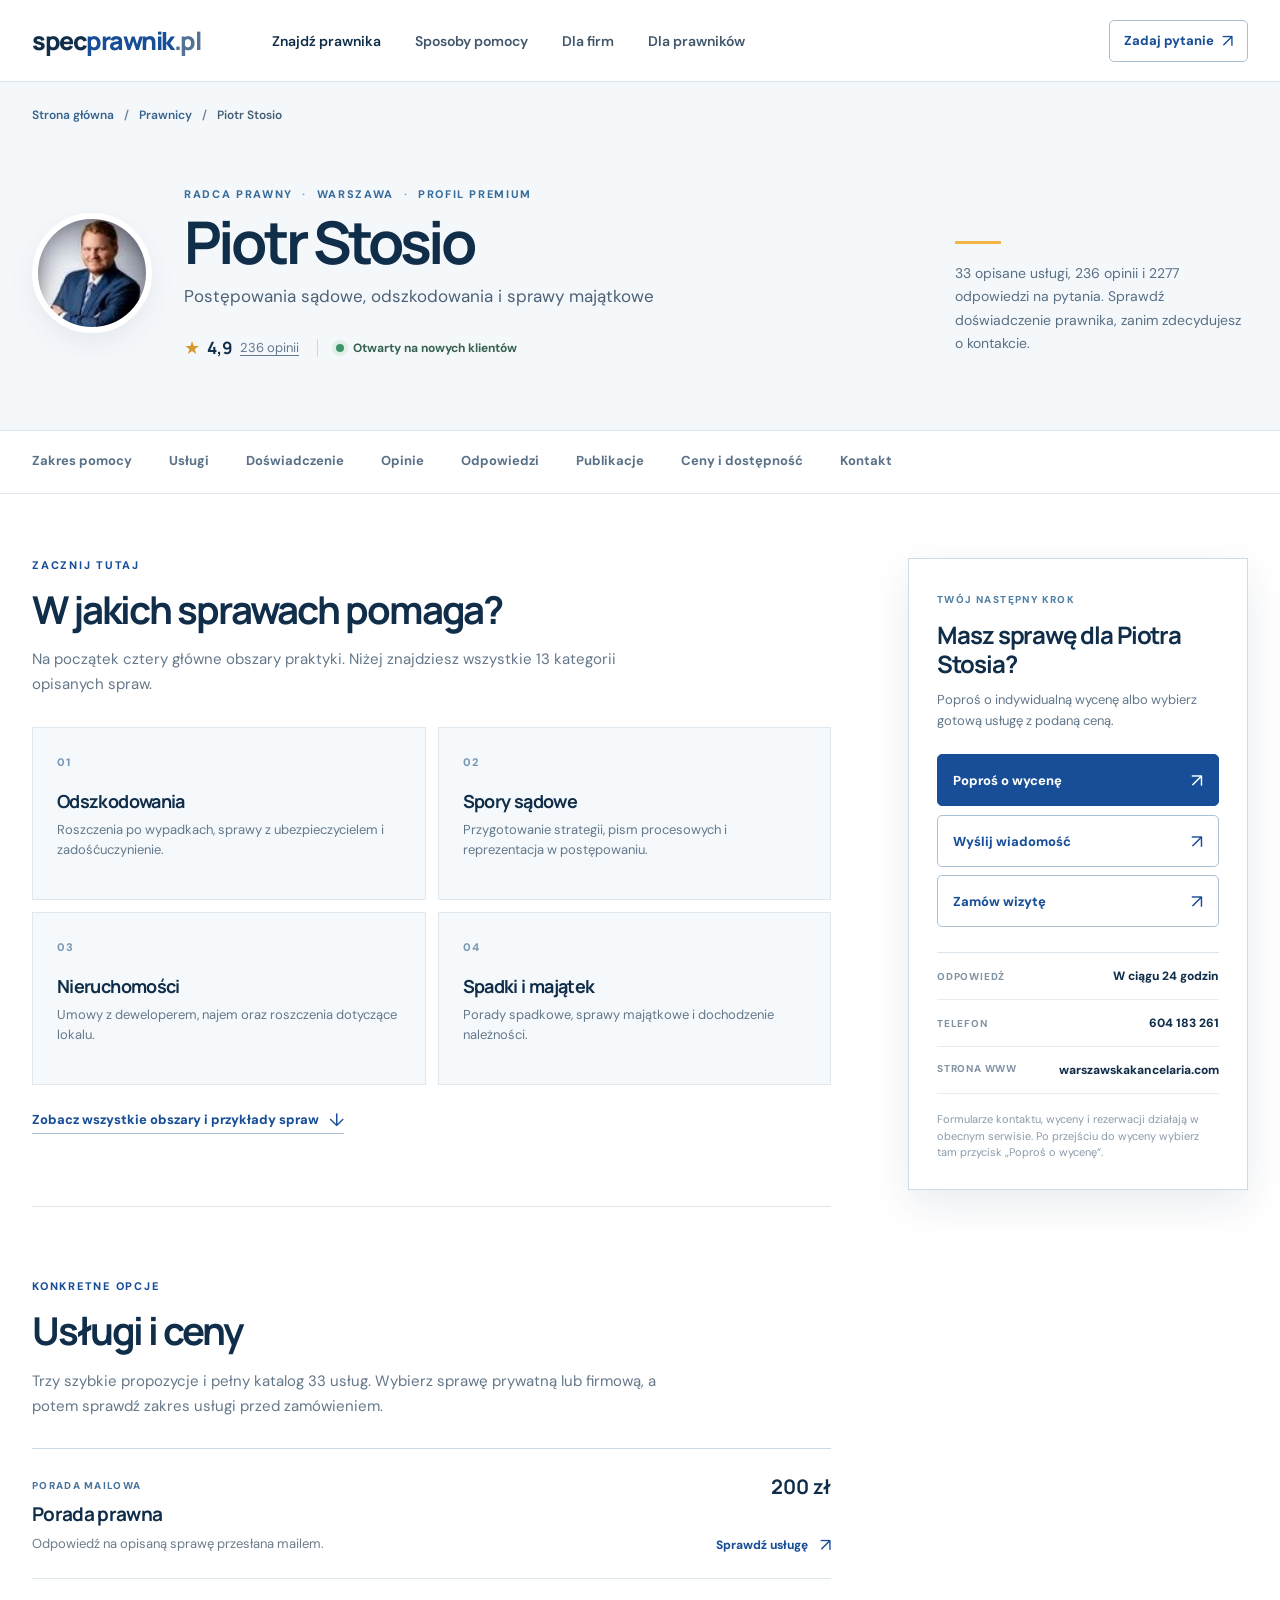
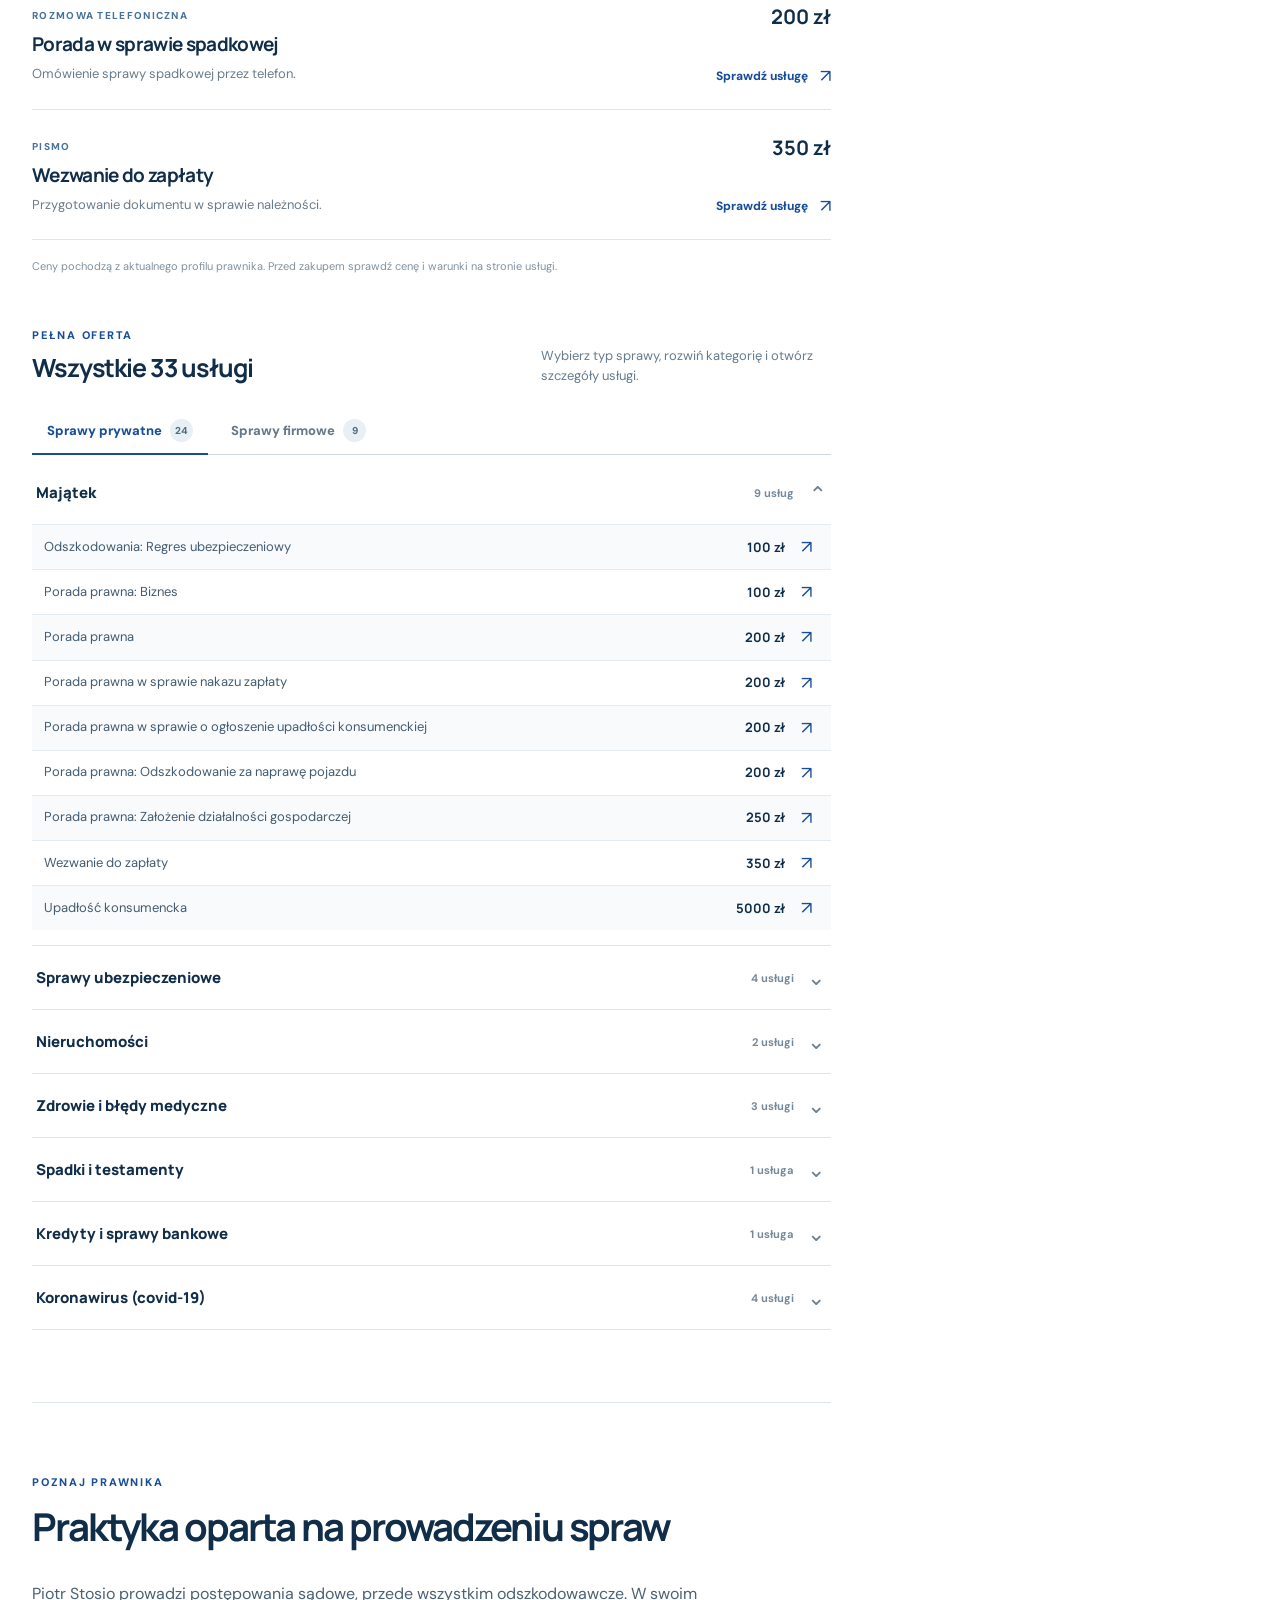
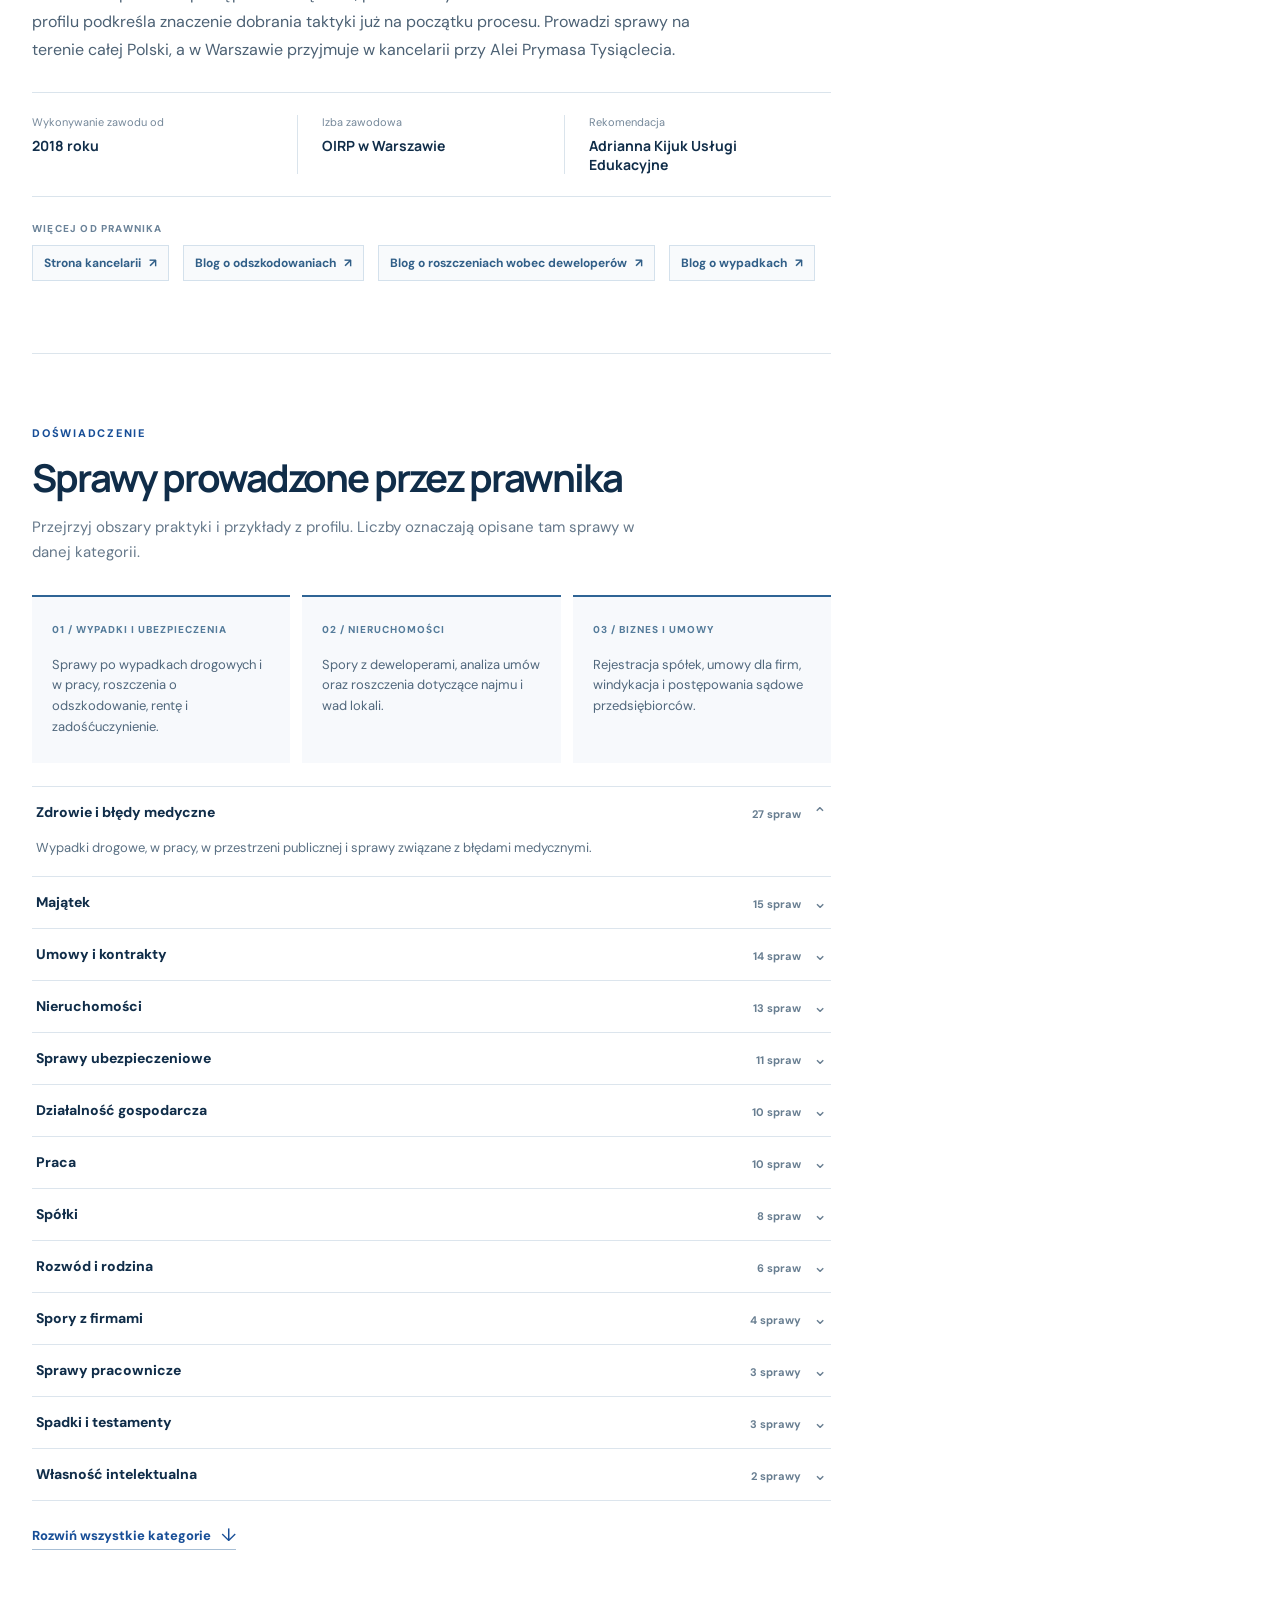
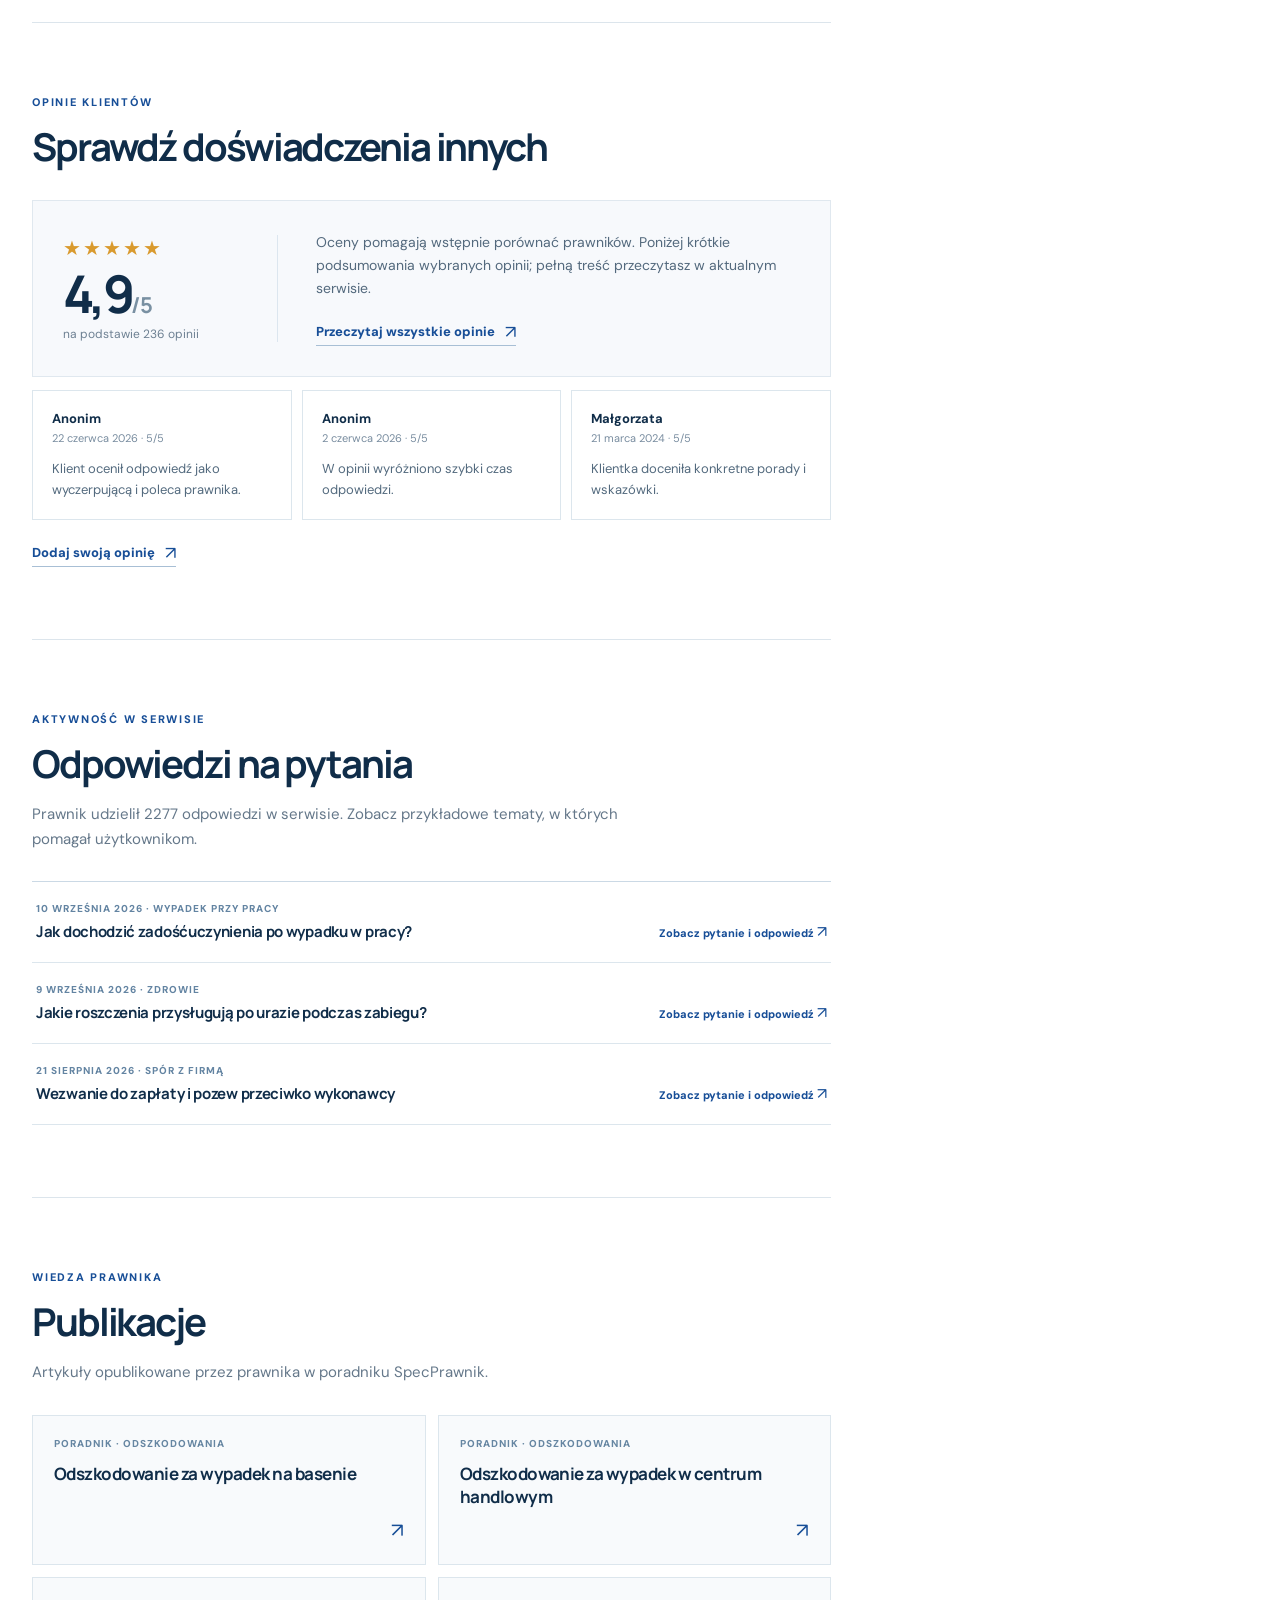
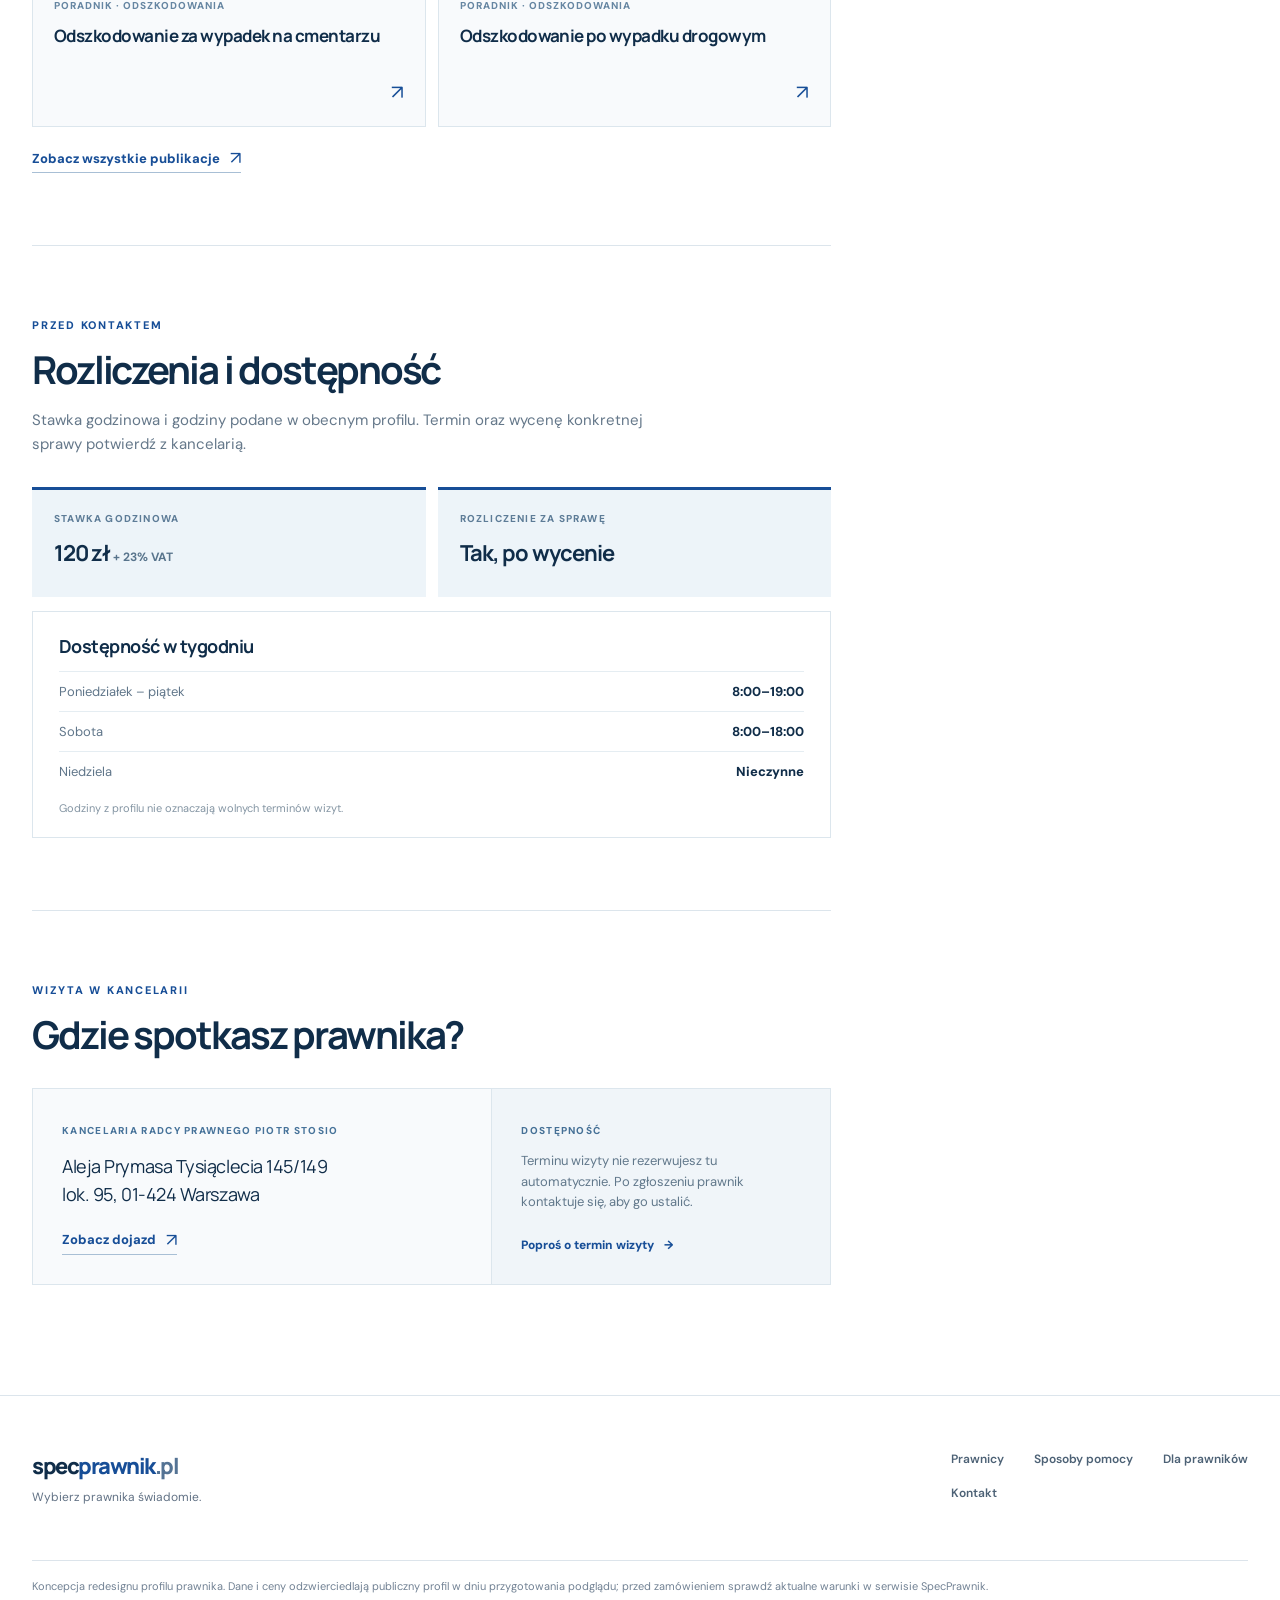
<file: profil-prawnika.html>
<!doctype html>
<html lang="pl">
  <head>
    <meta charset="UTF-8" />
    <meta name="viewport" content="width=device-width, initial-scale=1" />
    <meta name="theme-color" content="#f7f9fc" />
    <meta name="description" content="Przykładowy profil prawnika w koncepcji redesignu SpecPrawnik. Poznaj specjalizacje, usługi, opinie i sposoby kontaktu." />
    <meta name="robots" content="noindex, nofollow, noarchive, nosnippet" />
    <title>Piotr Stosio — radca prawny w Warszawie | SpecPrawnik</title>
    <link rel="preconnect" href="https://fonts.googleapis.com" />
    <link rel="preconnect" href="https://fonts.gstatic.com" crossorigin />
    <link href="https://fonts.googleapis.com/css2?family=DM+Sans:wght@400;500;600;700&family=Manrope:wght@400;500;600;700;800&display=swap" rel="stylesheet" />
    <link rel="stylesheet" href="styles.css?v=7" />
    <link rel="stylesheet" href="profile.css?v=3" />
    <script src="main.js?v=6" defer></script>
  </head>
  <body class="profile-page">
    <a class="skip-link" href="#main">Przejdź do treści</a>
    <header class="site-header">
      <div class="scroll-progress" aria-hidden="true"></div>
      <div class="shell header-inner">
        <a class="wordmark" href="index.html" aria-label="SpecPrawnik, strona główna">spec<span>prawnik</span><i>.pl</i></a>
        <button class="menu-toggle" type="button" aria-label="Otwórz menu" aria-controls="main-nav" aria-expanded="false"><span></span><span></span><span></span></button>
        <nav class="main-nav" id="main-nav" aria-label="Nawigacja główna">
          <a class="nav-active" href="prawnik/index.html">Znajdź prawnika</a>
          <a href="index.html#sciezki">Sposoby pomocy</a>
          <a href="index.html#dla-firm">Dla firm</a>
          <a href="index.html#dla-prawnikow">Dla prawników</a>
        </nav>
        <a class="header-login" href="https://www.specprawnik.pl/zadaj-bezplatne-pytanie/">Zadaj pytanie <span aria-hidden="true">↗</span></a>
      </div>
    </header>

    <main id="main">
      <div class="profile-surface">
        <div class="shell">
          <nav class="breadcrumbs" aria-label="Ścieżka nawigacji">
            <a href="index.html">Strona główna</a><span aria-hidden="true">/</span>
            <a href="prawnik/index.html">Prawnicy</a><span aria-hidden="true">/</span>
            <span aria-current="page">Piotr Stosio</span>
          </nav>

          <section class="profile-hero" aria-labelledby="profile-name">
            <div class="profile-identity">
              <div class="profile-portrait"><img src="assets/piotr-stosio.jpg" width="88" height="88" alt="Piotr Stosio" /></div>
              <div class="profile-identity-copy">
                <p class="profile-kicker">RADCA PRAWNY <span aria-hidden="true">·</span> WARSZAWA <span aria-hidden="true">·</span> PROFIL PREMIUM</p>
                <h1 id="profile-name">Piotr Stosio</h1>
                <p class="profile-practice">Postępowania sądowe, odszkodowania i sprawy majątkowe</p>
                <div class="profile-trust-row">
                  <a class="profile-rating" href="#opinie" aria-label="Ocena 4,9 na 5 na podstawie 236 opinii. Przejdź do sekcji opinii"><span aria-hidden="true">★</span><strong>4,9</strong><span>236 opinii</span></a>
                  <span class="trust-divider" aria-hidden="true"></span>
                  <span class="profile-availability"><span class="availability-dot" aria-hidden="true"></span>Otwarty na nowych klientów</span>
                </div>
              </div>
            </div>
            <div class="profile-hero-note">
              <span class="note-line" aria-hidden="true"></span>
              <p>33 opisane usługi, 236 opinii i 2277 odpowiedzi na pytania. Sprawdź doświadczenie prawnika, zanim zdecydujesz o kontakcie.</p>
            </div>
          </section>
        </div>
      </div>

      <nav class="profile-tabs" aria-label="Sekcje profilu">
        <div class="shell profile-tabs-inner">
          <a href="#zakres">Zakres pomocy</a><a href="#uslugi">Usługi</a><a href="#doswiadczenie">Doświadczenie</a><a href="#opinie">Opinie</a><a href="#odpowiedzi">Odpowiedzi</a><a href="#publikacje">Publikacje</a><a href="#rozliczenia">Ceny i dostępność</a><a href="#kontakt">Kontakt</a>
        </div>
      </nav>

      <div class="shell profile-layout">
        <div class="profile-content">
          <section class="profile-section scope-section" id="zakres" aria-labelledby="scope-heading">
            <div class="profile-section-head"><span class="section-index">ZACZNIJ TUTAJ</span><h2 id="scope-heading">W jakich sprawach pomaga?</h2><p>Na początek cztery główne obszary praktyki. Niżej znajdziesz wszystkie 13 kategorii opisanych spraw.</p></div>
            <div class="scope-grid">
              <article class="scope-card"><span>01</span><h3>Odszkodowania</h3><p>Roszczenia po wypadkach, sprawy z ubezpieczycielem i zadośćuczynienie.</p></article>
              <article class="scope-card"><span>02</span><h3>Spory sądowe</h3><p>Przygotowanie strategii, pism procesowych i reprezentacja w postępowaniu.</p></article>
              <article class="scope-card"><span>03</span><h3>Nieruchomości</h3><p>Umowy z deweloperem, najem oraz roszczenia dotyczące lokalu.</p></article>
              <article class="scope-card"><span>04</span><h3>Spadki i majątek</h3><p>Porady spadkowe, sprawy majątkowe i dochodzenie należności.</p></article>
            </div>
            <a class="profile-text-link" href="#doswiadczenie">Zobacz wszystkie obszary i przykłady spraw <span aria-hidden="true">↓</span></a>
          </section>

          <section class="profile-section services-section" id="uslugi" aria-labelledby="services-heading">
            <div class="profile-section-head"><span class="section-index">KONKRETNE OPCJE</span><h2 id="services-heading">Usługi i ceny</h2><p>Trzy szybkie propozycje i pełny katalog 33 usług. Wybierz sprawę prywatną lub firmową, a potem sprawdź zakres usługi przed zamówieniem.</p></div>
            <div class="service-list">
              <article class="service-item"><div><span class="service-type">PORADA MAILOWA</span><h3>Porada prawna</h3><p>Odpowiedź na opisaną sprawę przesłana mailem.</p></div><div class="service-end"><strong>200 zł</strong><a href="https://www.specprawnik.pl/activbox/usluga/piotr-stosio-57300/porada-prawna-8/">Sprawdź usługę <span aria-hidden="true">↗</span></a></div></article>
              <article class="service-item"><div><span class="service-type">ROZMOWA TELEFONICZNA</span><h3>Porada w sprawie spadkowej</h3><p>Omówienie sprawy spadkowej przez telefon.</p></div><div class="service-end"><strong>200 zł</strong><a href="https://www.specprawnik.pl/activbox/usluga/piotr-stosio-57300/porada-prawna-w-sprawie-spadkowej/">Sprawdź usługę <span aria-hidden="true">↗</span></a></div></article>
              <article class="service-item"><div><span class="service-type">PISMO</span><h3>Wezwanie do zapłaty</h3><p>Przygotowanie dokumentu w sprawie należności.</p></div><div class="service-end"><strong>350 zł</strong><a href="https://www.specprawnik.pl/activbox/usluga/piotr-stosio-57300/wezwanie-do-zaplaty-2/">Sprawdź usługę <span aria-hidden="true">↗</span></a></div></article>
            </div>
            <p class="service-disclaimer">Ceny pochodzą z aktualnego profilu prawnika. Przed zakupem sprawdź cenę i warunki na stronie usługi.</p>
            <div class="service-catalog" aria-labelledby="catalog-heading">
              <div class="catalog-top"><div><span class="section-index">PEŁNA OFERTA</span><h3 id="catalog-heading">Wszystkie 33 usługi</h3></div><p>Wybierz typ sprawy, rozwiń kategorię i otwórz szczegóły usługi.</p></div>
              <div class="service-filters" role="group" aria-label="Typ sprawy"><button type="button" class="is-active" data-service-filter="private" aria-pressed="true">Sprawy prywatne <span>24</span></button><button type="button" data-service-filter="firm" aria-pressed="false">Sprawy firmowe <span>9</span></button></div>
              <div class="catalog-groups" data-service-set="private">
                <details class="catalog-group" open>
                  <summary><span>Majątek</span><small>9 usług</small><span class="catalog-chevron" aria-hidden="true">⌄</span></summary>
                  <div class="catalog-rows">
                    <a href="https://www.specprawnik.pl/activbox/usluga/piotr-stosio-57300/odszkodowania-regres-ubezpieczeniowy/"><span>Odszkodowania: Regres ubezpieczeniowy</span><strong>100 zł</strong><span aria-hidden="true">↗</span></a>
                    <a href="https://www.specprawnik.pl/activbox/usluga/piotr-stosio-57300/porada-prawna-biznes-48/"><span>Porada prawna: Biznes</span><strong>100 zł</strong><span aria-hidden="true">↗</span></a>
                    <a href="https://www.specprawnik.pl/activbox/usluga/piotr-stosio-57300/porada-prawna-8/"><span>Porada prawna</span><strong>200 zł</strong><span aria-hidden="true">↗</span></a>
                    <a href="https://www.specprawnik.pl/activbox/usluga/piotr-stosio-57300/porada-prawna-w-sprawie-nakazu-zaplaty-53/"><span>Porada prawna w sprawie nakazu zapłaty</span><strong>200 zł</strong><span aria-hidden="true">↗</span></a>
                    <a href="https://www.specprawnik.pl/activbox/usluga/piotr-stosio-57300/porada-prawna-w-sprawie-o-ogloszenie-upadlosci-23/"><span>Porada prawna w sprawie o ogłoszenie upadłości konsumenckiej</span><strong>200 zł</strong><span aria-hidden="true">↗</span></a>
                    <a href="https://www.specprawnik.pl/activbox/usluga/piotr-stosio-57300/porada-prawna-odszkodowanie-za-naprawe-pojazdu/"><span>Porada prawna: Odszkodowanie za naprawę pojazdu</span><strong>200 zł</strong><span aria-hidden="true">↗</span></a>
                    <a href="https://www.specprawnik.pl/activbox/usluga/piotr-stosio-57300/porada-prawna-zalozenie-dzialalnosci-gospodarczej/"><span>Porada prawna: Założenie działalności gospodarczej</span><strong>250 zł</strong><span aria-hidden="true">↗</span></a>
                    <a href="https://www.specprawnik.pl/activbox/usluga/piotr-stosio-57300/wezwanie-do-zaplaty-2/"><span>Wezwanie do zapłaty</span><strong>350 zł</strong><span aria-hidden="true">↗</span></a>
                    <a href="https://www.specprawnik.pl/activbox/usluga/piotr-stosio-57300/upadlosc-konsumencka-2/"><span>Upadłość konsumencka</span><strong>5000 zł</strong><span aria-hidden="true">↗</span></a>
                  </div>
                </details>
                <details class="catalog-group">
                  <summary><span>Sprawy ubezpieczeniowe</span><small>4 usługi</small><span class="catalog-chevron" aria-hidden="true">⌄</span></summary>
                  <div class="catalog-rows">
                    <a href="https://www.specprawnik.pl/activbox/usluga/piotr-stosio-57300/odszkodowania-porada-prawna/"><span>Porada prawna: Odszkodowanie i zadośćuczynienie</span><strong>100 zł</strong><span aria-hidden="true">↗</span></a>
                    <a href="https://www.specprawnik.pl/activbox/usluga/piotr-stosio-57300/wypadek-przy-pracy-na-chodniku-lub-w-rolnictwie/"><span>Porada prawna: Wypadek przy pracy, Wypadek w rolnictwie</span><strong>100 zł</strong><span aria-hidden="true">↗</span></a>
                    <a href="https://www.specprawnik.pl/activbox/usluga/piotr-stosio-57300/odwolanie-od-decyzji-zus/"><span>Odwołanie od decyzji ZUS</span><strong>400 zł</strong><span aria-hidden="true">↗</span></a>
                    <a href="https://www.specprawnik.pl/activbox/usluga/piotr-stosio-57300/orzeczenie-o-niepelnosprawnosci-odwolanie-od-orz-2/"><span>Orzeczenie o niepełnosprawności - odwołanie od orzeczenia o niepełnosprawności - przygotowanie pisma</span><strong>615 zł</strong><span aria-hidden="true">↗</span></a>
                  </div>
                </details>
                <details class="catalog-group">
                  <summary><span>Nieruchomości</span><small>2 usługi</small><span class="catalog-chevron" aria-hidden="true">⌄</span></summary>
                  <div class="catalog-rows">
                    <a href="https://www.specprawnik.pl/activbox/usluga/piotr-stosio-57300/umowa-rezerwacyjnaumowa-deweloperska-sprawdzenie/"><span>Umowa rezerwacyjna/umowa deweloperska - sprawdzenie</span><strong>300 zł</strong><span aria-hidden="true">↗</span></a>
                    <a href="https://www.specprawnik.pl/activbox/usluga/piotr-stosio-57300/wezwanie-do-zaplaty-dewelopera/"><span>Wezwanie do zapłaty dewelopera</span><strong>369 zł</strong><span aria-hidden="true">↗</span></a>
                  </div>
                </details>
                <details class="catalog-group">
                  <summary><span>Zdrowie i błędy medyczne</span><small>3 usługi</small><span class="catalog-chevron" aria-hidden="true">⌄</span></summary>
                  <div class="catalog-rows">
                    <a href="https://www.specprawnik.pl/activbox/usluga/piotr-stosio-57300/porada-prawna-odszkodowanie-zadoscuczynienie-blad/"><span>Porada prawna: Odszkodowanie, zadośćuczynienie, błąd medyczny</span><strong>200 zł</strong><span aria-hidden="true">↗</span></a>
                    <a href="https://www.specprawnik.pl/activbox/usluga/piotr-stosio-57300/porada-prawna-wypadek-na-chodniku/"><span>Porada prawna: Wypadek na chodniku</span><strong>200 zł</strong><span aria-hidden="true">↗</span></a>
                    <a href="https://www.specprawnik.pl/activbox/usluga/piotr-stosio-57300/porada-prawna-wypadek-na-trampolinie-wypadek-na-ba/"><span>Porada prawna: wypadek na trampolinie, wypadek na basenie, wypadek na nartach</span><strong>200 zł</strong><span aria-hidden="true">↗</span></a>
                  </div>
                </details>
                <details class="catalog-group">
                  <summary><span>Spadki i testamenty</span><small>1 usługa</small><span class="catalog-chevron" aria-hidden="true">⌄</span></summary>
                  <div class="catalog-rows">
                    <a href="https://www.specprawnik.pl/activbox/usluga/piotr-stosio-57300/porada-prawna-w-sprawie-spadkowej/"><span>Porada prawna w sprawie spadkowej</span><strong>200 zł</strong><span aria-hidden="true">↗</span></a>
                  </div>
                </details>
                <details class="catalog-group">
                  <summary><span>Kredyty i sprawy bankowe</span><small>1 usługa</small><span class="catalog-chevron" aria-hidden="true">⌄</span></summary>
                  <div class="catalog-rows">
                    <a href="https://www.specprawnik.pl/activbox/usluga/piotr-stosio-57300/sprawdzenie-umowy-pozyczki-45/"><span>Sprawdzenie umowy pożyczki</span><strong>250 zł</strong><span aria-hidden="true">↗</span></a>
                  </div>
                </details>
                <details class="catalog-group">
                  <summary><span>Koronawirus (covid-19)</span><small>4 usługi</small><span class="catalog-chevron" aria-hidden="true">⌄</span></summary>
                  <div class="catalog-rows">
                    <a href="https://www.specprawnik.pl/activbox/usluga/piotr-stosio-57300/analiza-umowy-koronawirus/"><span>Analiza umowy - koronawirus</span><strong>200 zł</strong><span aria-hidden="true">↗</span></a>
                    <a href="https://www.specprawnik.pl/activbox/usluga/piotr-stosio-57300/odstapienie-od-umowy-organizacji-wycieczkirezygnac/"><span>Odstąpienie od umowy organizacji wycieczki/Rezygnacja z hotelu - porada prawna</span><strong>200 zł</strong><span aria-hidden="true">↗</span></a>
                    <a href="https://www.specprawnik.pl/activbox/usluga/piotr-stosio-57300/rozwiazanie-lub-zmiana-warunkow-najmu-lokalu-uzytk/"><span>Rozwiązanie lub zmiana warunków najmu lokalu użytkowego - porada prawna</span><strong>200 zł</strong><span aria-hidden="true">↗</span></a>
                    <a href="https://www.specprawnik.pl/activbox/usluga/piotr-stosio-57300/wypowiedzenie-umowyzwolnienie-z-pracy-porada-prawn/"><span>Wypowiedzenie umowy/zwolnienie z pracy - Porada prawna</span><strong>200 zł</strong><span aria-hidden="true">↗</span></a>
                  </div>
                </details>
              </div>
              <div class="catalog-groups" data-service-set="firm" hidden>
                <details class="catalog-group" open>
                  <summary><span>Działalność gospodarcza</span><small>2 usługi</small><span class="catalog-chevron" aria-hidden="true">⌄</span></summary>
                  <div class="catalog-rows">
                    <a href="https://www.specprawnik.pl/activbox/usluga/piotr-stosio-57300/dzialalnosc-gospodarcza-porada-prawna/"><span>Działalność gospodarcza - porada prawna</span><strong>250 zł</strong><span aria-hidden="true">↗</span></a>
                    <a href="https://www.specprawnik.pl/activbox/usluga/piotr-stosio-57300/utworzenie-dokumentu-regulamin-sklepu-internetoweg/"><span>Utworzenie dokumentu: Regulamin sklepu internetowego</span><strong>799 zł</strong><span aria-hidden="true">↗</span></a>
                  </div>
                </details>
                <details class="catalog-group">
                  <summary><span>Spółki</span><small>3 usługi</small><span class="catalog-chevron" aria-hidden="true">⌄</span></summary>
                  <div class="catalog-rows">
                    <a href="https://www.specprawnik.pl/activbox/usluga/piotr-stosio-57300/wniosek-do-krs/"><span>Wniosek do KRS</span><strong>300 zł</strong><span aria-hidden="true">↗</span></a>
                    <a href="https://www.specprawnik.pl/activbox/usluga/piotr-stosio-57300/zalozenie-spolki-handlowej/"><span>Założenie spółki handlowej</span><strong>2400 zł</strong><span aria-hidden="true">↗</span></a>
                    <a href="https://www.specprawnik.pl/activbox/usluga/piotr-stosio-57300/zalozenie-spolki-z-ograniczona-odpowiedzialnoscia/"><span>Założenie spółki z ograniczoną odpowiedzialnością</span><strong>2400 zł</strong><span aria-hidden="true">↗</span></a>
                  </div>
                </details>
                <details class="catalog-group">
                  <summary><span>Umowy</span><small>2 usługi</small><span class="catalog-chevron" aria-hidden="true">⌄</span></summary>
                  <div class="catalog-rows">
                    <a href="https://www.specprawnik.pl/activbox/usluga/piotr-stosio-57300/przygotowanie-dokumentu-wezwanie-do-zaplaty/"><span>Przygotowanie dokumentu: Wezwanie do zapłaty</span><strong>249 zł</strong><span aria-hidden="true">↗</span></a>
                    <a href="https://www.specprawnik.pl/activbox/usluga/piotr-stosio-57300/sporzadzenie-umowy/"><span>Sporządzenie umowy</span><strong>615 zł</strong><span aria-hidden="true">↗</span></a>
                  </div>
                </details>
                <details class="catalog-group">
                  <summary><span>Spory z firmami</span><small>1 usługa</small><span class="catalog-chevron" aria-hidden="true">⌄</span></summary>
                  <div class="catalog-rows">
                    <a href="https://www.specprawnik.pl/activbox/usluga/piotr-stosio-57300/porada-prawna-spory-z-firmami/"><span>Porada prawna: Spory z firmami</span><strong>100 zł</strong><span aria-hidden="true">↗</span></a>
                  </div>
                </details>
                <details class="catalog-group">
                  <summary><span>Koronawirus (covid-19)</span><small>1 usługa</small><span class="catalog-chevron" aria-hidden="true">⌄</span></summary>
                  <div class="catalog-rows">
                    <a href="https://www.specprawnik.pl/activbox/usluga/piotr-stosio-57300/analiza-umowy-koronawirus-2/"><span>Analiza umowy - koronawirus</span><strong>150 zł</strong><span aria-hidden="true">↗</span></a>
                  </div>
                </details>
              </div>
            </div>
          </section>

          <section class="profile-section about-section" id="o-prawniku" aria-labelledby="about-heading">
            <div class="profile-section-head"><span class="section-index">POZNAJ PRAWNIKA</span><h2 id="about-heading">Praktyka oparta na prowadzeniu spraw</h2></div>
            <p>Piotr Stosio prowadzi postępowania sądowe, przede wszystkim odszkodowawcze. W swoim profilu podkreśla znaczenie dobrania taktyki już na początku procesu. Prowadzi sprawy na terenie całej Polski, a w Warszawie przyjmuje w kancelarii przy Alei Prymasa Tysiąclecia.</p>
            <div class="profile-facts"><div><span>Wykonywanie zawodu od</span><strong>2018 roku</strong></div><div><span>Izba zawodowa</span><strong>OIRP w Warszawie</strong></div><div><span>Rekomendacja</span><strong>Adrianna Kijuk Usługi Edukacyjne</strong></div></div>
            <div class="about-links"><span>WIĘCEJ OD PRAWNIKA</span><a href="https://warszawskakancelaria.com/">Strona kancelarii <span aria-hidden="true">↗</span></a><a href="https://zadoscuczynienie.com/">Blog o odszkodowaniach <span aria-hidden="true">↗</span></a><a href="https://odszkodowanieoddewelopera.pl/">Blog o roszczeniach wobec deweloperów <span aria-hidden="true">↗</span></a><a href="https://odszkodowaniewypadek.pl/">Blog o wypadkach <span aria-hidden="true">↗</span></a></div>
          </section>

          <section class="profile-section cases-section" id="doswiadczenie" aria-labelledby="cases-heading">
            <div class="profile-section-head"><span class="section-index">DOŚWIADCZENIE</span><h2 id="cases-heading">Sprawy prowadzone przez prawnika</h2><p>Przejrzyj obszary praktyki i przykłady z profilu. Liczby oznaczają opisane tam sprawy w danej kategorii.</p></div>
            <div class="case-list"><div><span>01 / WYPADKI I UBEZPIECZENIA</span><p>Sprawy po wypadkach drogowych i w pracy, roszczenia o odszkodowanie, rentę i zadośćuczynienie.</p></div><div><span>02 / NIERUCHOMOŚCI</span><p>Spory z deweloperami, analiza umów oraz roszczenia dotyczące najmu i wad lokali.</p></div><div><span>03 / BIZNES I UMOWY</span><p>Rejestracja spółek, umowy dla firm, windykacja i postępowania sądowe przedsiębiorców.</p></div></div>
            <div class="experience-index" aria-label="Kategorie opisanych spraw">
              <details class="experience-group" open><summary><span>Zdrowie i błędy medyczne</span><small>27 spraw</small></summary><p>Wypadki drogowe, w pracy, w przestrzeni publicznej i sprawy związane z błędami medycznymi.</p></details>
              <details class="experience-group"><summary><span>Majątek</span><small>15 spraw</small></summary><p>Odszkodowania za pojazdy, upadłość konsumencka, odzyskiwanie należności i spory o zapłatę.</p></details>
              <details class="experience-group"><summary><span>Umowy i kontrakty</span><small>14 spraw</small></summary><p>Umowy spółek, najmu, współpracy oraz regulaminy sklepów internetowych.</p></details>
              <details class="experience-group"><summary><span>Nieruchomości</span><small>13 spraw</small></summary><p>Umowy deweloperskie, opóźnienia w wydaniu lokalu, najem i roszczenia wobec deweloperów.</p></details>
              <details class="experience-group"><summary><span>Sprawy ubezpieczeniowe</span><small>11 spraw</small></summary><p>Spory z ubezpieczycielami, ZUS i dochodzenie odszkodowań po wypadkach.</p></details>
              <details class="experience-group"><summary><span>Działalność gospodarcza</span><small>10 spraw</small></summary><p>Zakładanie firm, fundacji i stowarzyszeń, bieżąca obsługa oraz spory przedsiębiorców.</p></details>
              <details class="experience-group"><summary><span>Praca</span><small>10 spraw</small></summary><p>Wypadki przy pracy, zaległe wynagrodzenie i odwołania od wypowiedzenia.</p></details>
              <details class="experience-group"><summary><span>Spółki</span><small>8 spraw</small></summary><p>Zakładanie i likwidacja spółek, dokumenty założycielskie i postępowania przed KRS.</p></details>
              <details class="experience-group"><summary><span>Rozwód i rodzina</span><small>6 spraw</small></summary><p>Alimenty, ich podwyższenie lub uchylenie oraz porady w sprawach rodzinnych.</p></details>
              <details class="experience-group"><summary><span>Spory z firmami</span><small>4 sprawy</small></summary><p>Windykacja, spory z bankami i dochodzenie roszczeń wobec przedsiębiorców.</p></details>
              <details class="experience-group"><summary><span>Sprawy pracownicze</span><small>3 sprawy</small></summary><p>Roszczenia pracowników o wynagrodzenie, odszkodowanie i ustalenie stosunku pracy.</p></details>
              <details class="experience-group"><summary><span>Spadki i testamenty</span><small>3 sprawy</small></summary><p>Zachowek, stwierdzenie nabycia spadku i spór o ważność testamentu.</p></details>
              <details class="experience-group"><summary><span>Własność intelektualna</span><small>2 sprawy</small></summary><p>Ochrona dóbr osobistych przedsiębiorcy i przygotowanie umowy lojalnościowej.</p></details>
            </div>
            <button class="profile-expand-button" type="button" data-expand-experience aria-expanded="false"><span data-expand-label>Rozwiń wszystkie kategorie</span><span aria-hidden="true">↓</span></button>
          </section>

          <section class="profile-section reviews-section" id="opinie" aria-labelledby="reviews-heading">
            <div class="profile-section-head"><span class="section-index">OPINIE KLIENTÓW</span><h2 id="reviews-heading">Sprawdź doświadczenia innych</h2></div>
            <div class="reviews-overview"><div class="reviews-score"><span class="reviews-stars" aria-label="Ocena 4,9 na 5">★★★★★</span><strong>4,9<span>/5</span></strong><span>na podstawie 236 opinii</span></div><div class="reviews-copy"><p>Oceny pomagają wstępnie porównać prawników. Poniżej krótkie podsumowania wybranych opinii; pełną treść przeczytasz w aktualnym serwisie.</p><a class="profile-text-link" href="https://www.specprawnik.pl/radca-prawny/piotr-stosio-57300/opinie/">Przeczytaj wszystkie opinie <span aria-hidden="true">↗</span></a></div></div>
            <div class="review-list"><article><div><strong>Anonim</strong><span>22 czerwca 2026 · 5/5</span></div><p>Klient ocenił odpowiedź jako wyczerpującą i poleca prawnika.</p></article><article><div><strong>Anonim</strong><span>2 czerwca 2026 · 5/5</span></div><p>W opinii wyróżniono szybki czas odpowiedzi.</p></article><article><div><strong>Małgorzata</strong><span>21 marca 2024 · 5/5</span></div><p>Klientka doceniła konkretne porady i wskazówki.</p></article></div>
            <a class="profile-text-link review-action" href="https://www.specprawnik.pl/radca-prawny/piotr-stosio-57300/opinia/">Dodaj swoją opinię <span aria-hidden="true">↗</span></a>
          </section>

          <section class="profile-section answers-section" id="odpowiedzi" aria-labelledby="answers-heading">
            <div class="profile-section-head"><span class="section-index">AKTYWNOŚĆ W SERWISIE</span><h2 id="answers-heading">Odpowiedzi na pytania</h2><p>Prawnik udzielił 2277 odpowiedzi w serwisie. Zobacz przykładowe tematy, w których pomagał użytkownikom.</p></div>
            <div class="answer-list">
              <a href="https://www.specprawnik.pl/zapytaj-prawnika/problem/czy-mozna-zadac-25-000-zl-zadoscuczynienia-od-prac/"><span>10 WRZEŚNIA 2026 · WYPADEK PRZY PRACY</span><strong>Jak dochodzić zadośćuczynienia po wypadku w pracy?</strong><span class="answer-link">Zobacz pytanie i odpowiedź <span aria-hidden="true">↗</span></span></a>
              <a href="https://www.specprawnik.pl/zapytaj-prawnika/problem/cialo-obce-w-oku-po-zabiegu-kosmetycznym-czego-moz/"><span>9 WRZEŚNIA 2026 · ZDROWIE</span><strong>Jakie roszczenia przysługują po urazie podczas zabiegu?</strong><span class="answer-link">Zobacz pytanie i odpowiedź <span aria-hidden="true">↗</span></span></a>
              <a href="https://www.specprawnik.pl/zapytaj-prawnika/problem/sporzadzenie-wezwania-do-zaplaty/"><span>21 SIERPNIA 2026 · SPÓR Z FIRMĄ</span><strong>Wezwanie do zapłaty i pozew przeciwko wykonawcy</strong><span class="answer-link">Zobacz pytanie i odpowiedź <span aria-hidden="true">↗</span></span></a>
            </div>
          </section>

          <section class="profile-section publications-section" id="publikacje" aria-labelledby="publications-heading">
            <div class="profile-section-head"><span class="section-index">WIEDZA PRAWNIKA</span><h2 id="publications-heading">Publikacje</h2><p>Artykuły opublikowane przez prawnika w poradniku SpecPrawnik.</p></div>
            <div class="publication-grid"><a href="https://www.specprawnik.pl/poradnik-prawny/odszkodowanie-za-wypadek-na-basenie/"><span>PORADNIK · ODSZKODOWANIA</span><strong>Odszkodowanie za wypadek na basenie</strong><span aria-hidden="true">↗</span></a><a href="https://www.specprawnik.pl/poradnik-prawny/odszkodowanie-za-wypadek-w-centrum-handlowym/"><span>PORADNIK · ODSZKODOWANIA</span><strong>Odszkodowanie za wypadek w centrum handlowym</strong><span aria-hidden="true">↗</span></a><a href="https://www.specprawnik.pl/poradnik-prawny/odszkodowanie-za-wypadek-na-cmentarzu/"><span>PORADNIK · ODSZKODOWANIA</span><strong>Odszkodowanie za wypadek na cmentarzu</strong><span aria-hidden="true">↗</span></a><a href="https://www.specprawnik.pl/poradnik-prawny/odszkodowanie-po-wypadku-drogowym/"><span>PORADNIK · ODSZKODOWANIA</span><strong>Odszkodowanie po wypadku drogowym</strong><span aria-hidden="true">↗</span></a></div>
            <a class="profile-text-link publications-more" href="https://www.specprawnik.pl/poradnik-prawny/autor/piotr-stosio-57300/">Zobacz wszystkie publikacje <span aria-hidden="true">↗</span></a>
          </section>

          <section class="profile-section billing-section" id="rozliczenia" aria-labelledby="billing-heading">
            <div class="profile-section-head"><span class="section-index">PRZED KONTAKTEM</span><h2 id="billing-heading">Rozliczenia i dostępność</h2><p>Stawka godzinowa i godziny podane w obecnym profilu. Termin oraz wycenę konkretnej sprawy potwierdź z kancelarią.</p></div>
            <div class="billing-grid"><div><span>STAWKA GODZINOWA</span><strong>120 zł <small>+ 23% VAT</small></strong></div><div><span>ROZLICZENIE ZA SPRAWĘ</span><strong>Tak, po wycenie</strong></div></div>
            <div class="hours-card"><h3>Dostępność w tygodniu</h3><dl><div><dt>Poniedziałek – piątek</dt><dd>8:00–19:00</dd></div><div><dt>Sobota</dt><dd>8:00–18:00</dd></div><div><dt>Niedziela</dt><dd>Nieczynne</dd></div></dl><p>Godziny z profilu nie oznaczają wolnych terminów wizyt.</p></div>
          </section>

          <section class="profile-section location-section" id="kontakt" aria-labelledby="location-heading">
            <div class="profile-section-head"><span class="section-index">WIZYTA W KANCELARII</span><h2 id="location-heading">Gdzie spotkasz prawnika?</h2></div>
            <div class="location-card"><div><span class="location-label">KANCELARIA RADCY PRAWNEGO PIOTR STOSIO</span><address>Aleja Prymasa Tysiąclecia 145/149<br />lok. 95, 01-424 Warszawa</address><a class="profile-text-link" href="https://www.google.com/maps/search/?api=1&query=Aleja+Prymasa+Tysi%C4%85clecia+145%2F149+Warszawa">Zobacz dojazd <span aria-hidden="true">↗</span></a></div><div class="location-aside"><span>DOSTĘPNOŚĆ</span><p>Terminu wizyty nie rezerwujesz tu automatycznie. Po zgłoszeniu prawnik kontaktuje się, aby go ustalić.</p><a href="https://www.specprawnik.pl/radca-prawny/piotr-stosio-57300/zamow-wizyte/">Poproś o termin wizyty <span aria-hidden="true">→</span></a></div></div>
          </section>
        </div>

        <aside class="contact-panel" aria-labelledby="contact-heading">
          <div class="contact-panel-top"><span class="contact-step">TWÓJ NASTĘPNY KROK</span><h2 id="contact-heading">Masz sprawę dla Piotra Stosia?</h2><p>Poproś o indywidualną wycenę albo wybierz gotową usługę z podaną ceną.</p></div>
          <a class="contact-primary" href="https://www.specprawnik.pl/radca-prawny/piotr-stosio-57300/#problem-button">Poproś o wycenę <span aria-hidden="true">↗</span></a>
          <a class="contact-secondary" href="https://www.specprawnik.pl/radca-prawny/piotr-stosio-57300/zadaj_pytanie/">Wyślij wiadomość <span aria-hidden="true">↗</span></a>
          <a class="contact-secondary" href="https://www.specprawnik.pl/radca-prawny/piotr-stosio-57300/zamow-wizyte/">Zamów wizytę <span aria-hidden="true">↗</span></a>
          <div class="contact-details"><div><span>ODPOWIEDŹ</span><strong>W ciągu 24 godzin</strong></div><div><span>TELEFON</span><a href="tel:+48604183261">604 183 261</a></div><div><span>STRONA WWW</span><a href="https://warszawskakancelaria.com/">warszawskakancelaria.com</a></div></div>
          <p class="contact-footnote">Formularze kontaktu, wyceny i rezerwacji działają w obecnym serwisie. Po przejściu do wyceny wybierz tam przycisk „Poproś o wycenę”.</p>
        </aside>
      </div>
    </main>

    <div class="mobile-contact-bar"><div><span>Piotr Stosio</span><strong>Radca prawny · Warszawa</strong></div><a href="https://www.specprawnik.pl/radca-prawny/piotr-stosio-57300/#problem-button">Poproś o wycenę <span aria-hidden="true">↗</span></a></div>
    <footer class="site-footer profile-footer"><div class="shell footer-inner"><div><a class="wordmark footer-brand" href="index.html">spec<span>prawnik</span><i>.pl</i></a><p>Wybierz prawnika świadomie.</p></div><nav aria-label="Linki w stopce"><a href="prawnik/index.html">Prawnicy</a><a href="index.html#sciezki">Sposoby pomocy</a><a href="index.html#dla-prawnikow">Dla prawników</a><a href="https://www.specprawnik.pl/inne/kontakt/">Kontakt</a></nav></div><div class="shell footer-bottom">Koncepcja redesignu profilu prawnika. Dane i ceny odzwierciedlają publiczny profil w dniu przygotowania podglądu; przed zamówieniem sprawdź aktualne warunki w serwisie SpecPrawnik.</div></footer>
  </body>
</html>
</file>
<file: styles.css>
:root{color-scheme:light;--navy:#102d49;--blue:#174e97;--blue-hover:#0e3974;--ink:#193047;--muted:#627285;--line:#dce4eb;--paper:#fff;--mist:#f6f9fc;--warm:#f4b544;--focus:#e6a42a}
*{box-sizing:border-box}
html{scroll-behavior:smooth}
body{margin:0;background:var(--paper);color:var(--ink);font-family:'DM Sans',Arial,sans-serif;-webkit-font-smoothing:antialiased}
button,input{font:inherit}
button{cursor:pointer}
a{color:inherit;text-decoration:none}
a:focus-visible,button:focus-visible,input:focus-visible{outline:3px solid var(--focus);outline-offset:3px}
.shell{width:min(100% - 64px,1280px);margin:0 auto}
.skip-link{position:absolute;left:16px;top:-60px;background:#fff;padding:10px 14px;z-index:100}
.skip-link:focus{top:10px}
.site-header{height:82px;background:#fff;border-bottom:1px solid var(--line);position:relative;z-index:20}
.header-inner{height:100%;display:flex;align-items:center;gap:48px}
.wordmark{white-space:nowrap;color:var(--navy);font-family:Manrope,Arial,sans-serif;font-size:25px;font-weight:800;letter-spacing:-1.5px}
.wordmark span{color:var(--blue)}
.wordmark i{font-style:normal;color:#547394}
.main-nav{display:flex;align-items:center;gap:34px;margin-left:24px;font-size:14px;font-weight:600;color:#40566b}
.main-nav a,.header-login{transition:color .18s ease}
.main-nav a:hover,.header-login:hover{color:var(--blue)}
.main-nav .nav-active{color:var(--navy)}
.nav-arrow{font-size:16px;margin-left:2px}
.header-login{margin-left:auto;display:inline-flex;align-items:center;gap:8px;min-height:42px;padding:9px 14px;border:1px solid #a8bfd3;border-radius:5px;background:#fff;font-size:13px;font-weight:800;color:var(--blue);white-space:nowrap}
.header-login:hover{background:#edf5fc;border-color:var(--blue)}
.header-login span{margin-left:0;font-size:18px;font-weight:400;line-height:1}
.menu-toggle{display:none}
.hero{background:var(--mist)}
.hero-inner{padding-top:82px;padding-bottom:0}
.hero-intro{max-width:800px}
.intro-tag,.section-index{font-size:11px;font-weight:800;letter-spacing:.16em;text-transform:uppercase;color:var(--blue)}
.intro-tag{display:flex;align-items:center;gap:10px}
.tag-dot{width:7px;height:7px;background:var(--warm);border-radius:50%}
h1,h2,h3,p{margin-top:0}
h1,h2,h3{font-family:Manrope,Arial,sans-serif;color:var(--navy)}
h1{font-size:clamp(42px,4.2vw,64px);line-height:1.1;letter-spacing:-.057em;font-weight:700;margin:22px 0 22px}
.hero-intro>p{font-size:19px;line-height:1.6;color:#52657a;max-width:620px;margin-bottom:0}
.help-layout{display:grid;grid-template-columns:minmax(0,1.78fr) minmax(310px,.82fr);gap:32px;margin-top:72px;align-items:stretch}
.search-area{background:#fff;border:1px solid var(--line);padding:32px 34px 27px;box-shadow:0 16px 42px rgba(16,45,73,.045)}
.area-heading{display:flex;align-items:end;justify-content:space-between;gap:18px;margin-bottom:26px}
.area-heading h2{font-size:23px;letter-spacing:-.035em;line-height:1.25;margin:10px 0 0}
.area-caption{font-size:12px;color:var(--muted);white-space:nowrap;padding-bottom:3px}
.search-form{display:grid;grid-template-columns:minmax(0,1fr) minmax(0,.85fr) auto;gap:12px;align-items:end}
.field{min-width:0}
.field label{display:block;font-size:12px;font-weight:700;color:#43586c;margin-bottom:9px}
.field input{height:52px;width:100%;border:1px solid #cdd8e2;border-radius:4px;padding:0 15px;color:var(--navy);background:#fff;font-size:14px;transition:border-color .15s,box-shadow .15s}
.field input::placeholder{color:#8a99a9}
.field input:hover{border-color:#9fb4c8}
.field input:focus{border-color:var(--blue);box-shadow:0 0 0 3px rgba(23,78,151,.1);outline:0}
.primary-button{min-height:54px;min-width:180px;padding:13px 20px;display:inline-flex;align-items:center;justify-content:center;gap:16px;border:1px solid var(--blue);border-radius:6px;background:var(--blue);color:#fff;font-size:14px;font-weight:800;line-height:1.3;white-space:nowrap;box-shadow:0 4px 10px rgba(23,78,151,.12);transition:background .2s,box-shadow .2s}
.primary-button:hover{background:var(--blue-hover);box-shadow:0 6px 16px rgba(23,78,151,.2)}
.primary-button span{font-size:20px;line-height:1;font-weight:400}
.search-note{font-size:12px;color:var(--muted);margin:18px 0 0}
.question-area{border:1px solid #ccd9e6;background:#eaf2f9;padding:32px 34px 27px;display:flex;flex-direction:column}
.question-area h2{font-size:23px;line-height:1.3;letter-spacing:-.04em;margin:12px 0 12px}
.question-area>p{font-size:14px;line-height:1.55;color:#52667a;margin-bottom:0}
.text-button{font-weight:800;font-size:14px;color:#fff;background:var(--blue);display:inline-flex;align-items:center;justify-content:center;gap:15px;border:1px solid var(--blue);border-radius:6px;padding:14px 18px;min-height:50px;width:max-content;max-width:100%;margin-top:auto;transition:background .2s}
.text-button:hover{background:var(--blue-hover)}
.text-button span{font-size:19px;font-weight:400}
.question-area .question-note{font-size:11px;color:#668096;margin-top:12px}
.trust-line{display:flex;gap:0;padding:34px 0 40px;margin-top:38px;border-top:1px solid var(--line)}
.trust-line>div{display:flex;align-items:baseline;gap:10px;padding-right:36px;margin-right:36px;border-right:1px solid #cbd8e4}
.trust-line>div:last-child{border-right:0}
.trust-line strong{font-family:Manrope,Arial,sans-serif;font-size:17px;color:var(--navy);white-space:nowrap}
.trust-line span{font-size:12px;color:#607488}
.section-space{padding:108px 0}
.section-head{display:flex;align-items:end;justify-content:space-between;gap:32px;margin-bottom:46px}
.section-head h2,.topics h2{font-size:clamp(30px,3vw,42px);letter-spacing:-.052em;line-height:1.16;margin:15px 0 0;font-weight:700}
.section-head>p{font-size:15px;color:var(--muted);line-height:1.65;max-width:390px;margin:0}
.steps-list{display:grid;grid-template-columns:repeat(3,1fr);gap:32px;padding:0;list-style:none;margin:0;border-top:1px solid var(--line)}
.steps-list li{padding-top:24px;position:relative}
.step-number{font-size:12px;font-weight:800;color:var(--blue)}
.steps-list h3{font-size:19px;letter-spacing:-.03em;margin:29px 0 12px}
.steps-list p{color:var(--muted);font-size:14px;line-height:1.65;max-width:280px;margin:0}
.topics{background:#f7f9fb;border-top:1px solid #eef1f4}
.topics-layout{display:block}
.topics-intro{display:flex;justify-content:space-between;align-items:end;gap:40px;margin-bottom:36px}
.topics-intro h2{max-width:650px}
.topics-intro p{font-size:15px;color:var(--muted);line-height:1.65;max-width:360px;margin:0 0 2px}
.topic-list{display:grid;grid-template-columns:repeat(3,minmax(0,1fr));gap:18px}
.topic-card{position:relative;isolation:isolate;display:flex;align-items:flex-end;min-width:0;width:100%;height:315px;padding:0;overflow:hidden;border:0;border-radius:6px;background:#203c57;text-align:left;color:#fff;cursor:pointer;box-shadow:0 10px 26px rgba(16,45,73,.07);transition:box-shadow .25s,transform .25s}
.topic-card::after{content:'';position:absolute;z-index:0;inset:0;background:linear-gradient(0deg,rgba(var(--card-shade,8,29,50),.94) 0%,rgba(var(--card-shade,8,29,50),.61) 31%,rgba(var(--card-shade,8,29,50),.08) 67%,transparent 100%)}
.topic-card:nth-child(1){--card-shade:28,45,34}
.topic-card:nth-child(2){--card-shade:16,37,54}
.topic-card:nth-child(3){--card-shade:57,43,30}
.topic-card:nth-child(4){--card-shade:55,33,24}
.topic-card:nth-child(5){--card-shade:27,40,49}
.topic-card:nth-child(6){--card-shade:24,53,42}
.topic-card img{position:absolute;inset:0;width:100%;height:100%;object-fit:cover;object-position:center;transition:transform .35s}
.topic-card:hover{transform:translateY(-3px);box-shadow:0 16px 30px rgba(16,45,73,.16)}
.topic-card:hover img{transform:scale(1.04)}
.topic-card-content{position:relative;z-index:1;display:flex;flex-direction:column;align-items:flex-start;width:100%;padding:26px}
.topic-card-number{color:#bbd2e5;font-size:10px;font-weight:800;letter-spacing:.14em}
.topic-card strong{font-family:Manrope,Arial,sans-serif;font-size:23px;line-height:1.2;letter-spacing:-.035em;margin-top:8px}
.topic-card-action{display:inline-flex;align-items:center;gap:10px;min-height:32px;margin-top:16px;padding-bottom:3px;border-bottom:1px solid rgba(255,255,255,.75);font-size:12px;font-weight:800}
.topic-card-action span{font-size:20px;font-weight:400;line-height:1}
.phone{background:var(--navy);color:#fff}
.phone-inner{display:flex;justify-content:space-between;align-items:center;gap:50px;padding-top:72px;padding-bottom:72px}
.phone .section-index{color:#a9c9e9}
.phone h2{color:#fff;letter-spacing:-.05em;font-size:clamp(28px,3vw,40px);line-height:1.15;max-width:600px;margin:14px 0}
.phone p{color:#c3d1de;max-width:620px;margin:0;font-size:14px;line-height:1.65}
.phone-button{white-space:nowrap;background:#fff;color:var(--navy);font-size:14px;font-weight:800;padding:16px 20px;min-height:54px;border-radius:6px;display:flex;gap:18px;align-items:center;transition:background .2s}
.phone-button:hover{background:#eaf2f9}
.phone-button span{font-size:20px;font-weight:400}
.site-footer{background:#fff}
.footer-inner{padding:55px 0;display:flex;justify-content:space-between;gap:32px}
.footer-brand{font-size:22px}
.footer-inner p{margin:8px 0 0;color:var(--muted);font-size:12px}
.footer-inner nav{display:flex;gap:30px;align-items:start;font-size:12px;font-weight:600;color:#4c6175}
.footer-inner nav a:hover{text-decoration:underline}
.footer-bottom{border-top:1px solid var(--line);padding:18px 0 24px;font-size:11px;color:#728294}
@media(max-width:1100px){.header-inner{gap:24px}.main-nav{gap:18px;margin-left:8px}.help-layout{grid-template-columns:1.4fr .8fr;gap:18px}.search-form{grid-template-columns:1fr 1fr}.primary-button{grid-column:1/-1;width:100%}.question-area{min-height:280px}.topics-layout{gap:50px}}
@media(max-width:760px){.shell{width:min(100% - 36px,1280px)}.site-header{height:68px}.wordmark{font-size:23px}.header-login{display:none}.menu-toggle{display:flex;margin-left:auto;border:0;background:none;padding:8px;flex-direction:column;gap:5px}.menu-toggle span{display:block;width:22px;height:2px;background:var(--navy)}.main-nav{display:none;position:absolute;left:0;right:0;top:68px;margin:0;padding:14px 18px 22px;background:#fff;border-bottom:1px solid var(--line);box-shadow:0 16px 25px rgba(16,45,73,.08);flex-direction:column;align-items:stretch;gap:0}.main-nav.is-open{display:flex}.main-nav a{padding:12px 0;border-bottom:1px solid #edf1f4}.hero-inner{padding-top:55px}.hero-intro>p{font-size:16px}.help-layout{margin-top:44px;display:grid;grid-template-columns:1fr;gap:14px}.search-area,.question-area{padding:24px 20px}.search-form{grid-template-columns:1fr}.primary-button{grid-column:auto}.area-heading{display:block}.area-caption{display:block;margin-top:8px}.question-area{min-height:auto}.text-button{margin-top:20px}.trust-line{margin-top:18px;display:grid;grid-template-columns:1fr 1fr;gap:18px;padding:25px 0}.trust-line>div{display:block;border:0;margin:0;padding:0}.trust-line strong,.trust-line span{display:block}.trust-line span{line-height:1.4;margin-top:4px}.section-space{padding:72px 0}.section-head{display:block}.section-head>p{margin-top:18px}.steps-list{grid-template-columns:1fr;gap:0}.steps-list li{padding:20px 0;border-bottom:1px solid var(--line)}.steps-list h3{margin:10px 0 8px}.phone-inner{display:block;padding-top:64px;padding-bottom:64px}.phone-button{width:max-content;max-width:100%;white-space:normal;margin-top:28px}.footer-inner{display:block}.footer-inner nav{margin-top:30px;display:grid;grid-template-columns:1fr 1fr;gap:16px}}
@media(max-width:410px){h1{font-size:39px}.trust-line{grid-template-columns:1fr}.area-heading h2{font-size:21px}.footer-inner nav{grid-template-columns:1fr}}
@media(prefers-reduced-motion:reduce){html{scroll-behavior:auto}*,*:before,*:after{transition-duration:.01ms!important;animation-duration:.01ms!important}}

/* Expanded journeys and editorial imagery */
.hero-top{display:grid;grid-template-columns:minmax(0,1.07fr) minmax(0,.93fr);gap:64px;align-items:center}
.hero-top .hero-intro{max-width:650px}
.hero-top h1{font-size:clamp(42px,4vw,59px);max-width:650px}
.hero-benefits{display:flex;flex-wrap:wrap;gap:10px 20px;list-style:none;padding:0;margin:25px 0 0}
.hero-benefits li{display:flex;align-items:center;gap:8px;color:#35536e;font-size:12px;font-weight:700;white-space:nowrap}
.benefit-check{display:grid;place-items:center;width:17px;height:17px;border-radius:50%;background:#dcebf7;color:var(--blue);font-size:11px;font-weight:800;flex:none}
.hero-visual,.lawyers-visual{margin:0;overflow:hidden}
.hero-visual{height:350px;position:relative;background:#dde7ef}
.hero-visual img,.lawyers-visual img{display:block;width:100%;height:100%;object-fit:cover}
.hero-visual img{object-position:58% center}
.site-header{position:sticky;top:0}
section[id],.help-layout[id]{scroll-margin-top:94px}
.hero .help-layout{margin-top:46px}
.featured-lawyers{background:#f7f9fc}
.featured-layout{display:grid;grid-template-columns:minmax(0,.72fr) minmax(0,1.35fr);gap:clamp(50px,7vw,110px);align-items:start}
.featured-intro{padding-top:20px;position:sticky;top:110px}
.featured-intro h2{font-size:clamp(38px,3.5vw,52px);line-height:1.12;letter-spacing:-.055em;margin:19px 0 23px;max-width:450px}
.featured-intro>p{font-size:16px;line-height:1.7;color:#586d80;max-width:400px;margin-bottom:0}
.featured-intro-bottom{margin-top:68px}
.featured-city{display:block;color:#708399;font-size:10px;font-weight:800;letter-spacing:.14em;margin-bottom:15px}
.featured-all-link{display:inline-flex;align-items:center;justify-content:center;gap:16px;color:var(--blue);background:#fff;border:1px solid #a9bfd7;border-radius:6px;min-height:50px;padding:12px 16px;font-size:13px;font-weight:800;transition:background .2s,border-color .2s}
.featured-all-link:hover{background:#eaf2fa;border-color:var(--blue)}
.featured-all-link span{font-size:20px;line-height:1;font-weight:400}
.lawyer-list{border-top:1px solid #bdcad7}
.lawyer-list-item{border-bottom:1px solid #d4dee7}
.lawyer-row{display:grid;grid-template-columns:86px minmax(0,1fr) 82px 130px;gap:16px;align-items:center;min-height:146px;padding:22px 8px;transition:background .2s}
.lawyer-row:hover{background:#edf3f9}
.lawyer-row img{display:block;width:86px;height:86px;object-fit:cover;object-position:center top;border-radius:50%;background:#e7edf3}
.lawyer-row-copy{min-width:0}
.lawyer-row-role{color:#40709f;font-size:10px;font-weight:800;letter-spacing:.115em}
.lawyer-row h3{font-size:22px;line-height:1.25;letter-spacing:-.04em;margin:5px 0 6px}
.lawyer-row p{color:#627386;font-size:12px;line-height:1.45;margin:0}
.lawyer-row-rating{display:flex;flex-direction:column;gap:3px;white-space:nowrap}
.lawyer-row-rating strong{font-family:Manrope,Arial,sans-serif;color:var(--navy);font-size:17px;letter-spacing:-.02em}
.lawyer-row-rating strong span{color:#e7a63b;font-size:15px}
.lawyer-row-rating>span{color:#6f8192;font-size:11px}
.lawyer-row-action{display:inline-flex;align-items:center;justify-content:space-between;gap:8px;min-height:44px;padding:10px 12px;border:1px solid var(--blue);border-radius:5px;background:var(--blue);color:#fff;font-size:12px;font-weight:800;white-space:nowrap;transition:background .2s,border-color .2s,color .2s}
.lawyer-row-action span{font-size:18px;font-weight:400;line-height:1}
.lawyer-row:hover .lawyer-row-action{background:var(--blue-hover);border-color:var(--blue-hover);color:#fff}
.paths{background:#fff}
.paths-head{margin-bottom:38px}
.path-grid{display:grid;grid-template-columns:repeat(2,minmax(0,1fr));gap:0 48px}
.path-item{min-height:130px;border-top:1px solid var(--line);display:grid;grid-template-columns:44px minmax(0,1fr) 116px;align-items:center;gap:15px;padding:0 8px;transition:background .2s}
.path-item:nth-last-child(-n+2){border-bottom:1px solid var(--line)}
.path-item:hover{background:#f0f6fb}
.path-number{font-size:12px;font-weight:800;color:#6887a8;align-self:start;padding-top:33px}
.path-item h3{font-size:19px;letter-spacing:-.035em;margin:0 0 6px}
.path-item p{font-size:13px;color:var(--muted);line-height:1.5;margin:0}
.path-action{display:inline-flex;align-items:center;justify-content:center;gap:6px;min-height:44px;padding:8px;border:1px solid #aec5dd;border-radius:5px;background:#fff;color:var(--blue);font-size:12px;font-weight:800;white-space:nowrap}
.path-action span{font-size:16px;font-weight:400}
.path-item:hover .path-action{background:var(--blue);border-color:var(--blue);color:#fff}
.steps{background:#f7f9fb}
.business{background:#eaf2f9}
.business-layout{display:grid;grid-template-columns:minmax(0,1.05fr) minmax(0,.95fr);gap:110px;align-items:center}
.business-copy h2,.lawyers-copy h2,.faq h2{font-size:clamp(30px,3vw,43px);letter-spacing:-.052em;line-height:1.15;margin:16px 0 20px}
.business-copy>p,.lawyers-copy>p{font-size:15px;line-height:1.7;color:#536a7f;max-width:580px;margin-bottom:30px}
.outline-button{display:inline-flex;align-items:center;justify-content:center;gap:20px;min-height:52px;background:#fff;border:1px solid #9dbbd6;border-radius:6px;color:var(--blue);padding:14px 18px;font-size:14px;font-weight:800;transition:border-color .2s,background .2s}
.outline-button:hover{border-color:var(--blue);background:#f7fbff}
.outline-button span{font-size:18px;font-weight:400}
.business-topics{border-left:1px solid #b8cbdc;padding-left:46px}
.business-topics>span{font-size:11px;letter-spacing:.16em;font-weight:800;color:var(--blue)}
.business-topics p{font-family:Manrope,Arial,sans-serif;font-size:17px;letter-spacing:-.025em;font-weight:700;color:var(--navy);border-bottom:1px solid #bfd0df;padding:17px 0;margin:0}
.business-topics p:first-of-type{margin-top:14px}
.lawyers-layout{display:grid;grid-template-columns:minmax(0,.95fr) minmax(0,1.05fr);gap:100px;align-items:center}
.lawyers-visual{height:470px;background:#e9eef3}
.lawyers-visual img{object-position:37% center}
.lawyers-copy{max-width:600px}
.lawyers-copy ul{list-style:none;padding:0;margin:0 0 34px;border-top:1px solid var(--line)}
.lawyers-copy li{font-size:14px;font-weight:700;color:#344c62;padding:13px 0;border-bottom:1px solid var(--line)}
.lawyers-copy li::before{content:'';display:inline-block;width:5px;height:5px;border-radius:50%;background:var(--blue);vertical-align:middle;margin-right:14px}
.lawyer-actions{display:flex;flex-wrap:wrap;align-items:center;gap:22px}
.lawyer-actions .primary-button{width:max-content}
.subtle-link{font-size:13px;color:var(--blue);font-weight:700;border-bottom:1px solid #9ebad6;padding:4px 0}
.subtle-link:hover{border-color:var(--blue)}
.faq{background:#fbfaf7}
.faq-layout{display:grid;grid-template-columns:.6fr 1.4fr;gap:110px}
.faq-list{border-top:1px solid #dce2e6}
.faq-list details{border-bottom:1px solid #dce2e6}
.faq-list summary{list-style:none;cursor:pointer;padding:22px 38px 22px 0;position:relative;color:var(--navy);font-size:16px;font-weight:700}
.faq-list summary:hover{color:var(--blue);background:#f3f7fb}
.faq-list summary::-webkit-details-marker{display:none}
.faq-list summary::after{content:'+';position:absolute;right:4px;top:18px;font-size:23px;font-weight:400;color:var(--blue)}
.faq-list details[open] summary::after{content:'−'}
.faq-list details p{font-size:14px;line-height:1.65;color:var(--muted);max-width:650px;margin:-3px 0 24px}
.footer-inner nav{max-width:590px;display:grid;grid-template-columns:repeat(3,max-content);gap:14px 30px}
@media(max-width:1100px){.hero-top{gap:30px}.hero-visual{height:320px}.business-layout,.lawyers-layout,.faq-layout{gap:54px}.footer-inner nav{grid-template-columns:repeat(2,max-content)}.featured-layout{grid-template-columns:1fr;gap:40px}.featured-intro{position:static;padding-top:0}.featured-intro h2{max-width:700px}.featured-intro>p{max-width:700px}.featured-intro-bottom{margin-top:24px}.lawyer-row{grid-template-columns:86px minmax(0,1fr) 100px 130px}}
@media(max-width:760px){section[id],.help-layout[id]{scroll-margin-top:78px}.hero-top{display:block}.hero-top h1{font-size:clamp(38px,9vw,54px)}.hero-benefits{gap:9px 15px;margin-top:22px}.hero-visual{margin-top:35px;height:270px}.hero .help-layout{margin-top:24px}.paths-head{margin-bottom:26px}.path-grid{display:block}.path-item:nth-last-child(2){border-bottom:0}.path-item{min-height:110px;grid-template-columns:35px minmax(0,1fr) 116px}.path-item h3{font-size:16px}.path-item p{font-size:12px}.path-number{padding-top:25px}.business-layout,.lawyers-layout,.faq-layout{display:block}.business-topics{border-left:0;border-top:1px solid #b8cbdc;padding:22px 0 0;margin-top:45px}.lawyers-visual{height:300px;margin-bottom:35px}.faq-list{margin-top:32px}.footer-inner nav{grid-template-columns:1fr 1fr;gap:16px 22px}}
@media(max-width:760px){.featured-layout{gap:29px}.featured-intro h2{font-size:clamp(32px,8.4vw,42px);max-width:520px;margin:14px 0 16px}.featured-intro>p{font-size:14px;line-height:1.6}.featured-intro-bottom{margin-top:24px}.featured-city{margin-bottom:12px}.lawyer-row{grid-template-columns:68px minmax(0,1fr);grid-template-rows:auto auto auto;gap:0 13px;min-height:150px;padding:18px 0}.lawyer-row img{width:68px;height:68px;grid-column:1;grid-row:1/3;align-self:start}.lawyer-row-copy{grid-column:2;grid-row:1}.lawyer-row-role{font-size:9px;letter-spacing:.08em}.lawyer-row h3{font-size:18px;margin:4px 0}.lawyer-row p{font-size:11px}.lawyer-row-rating{grid-column:2;grid-row:2;flex-direction:row;align-items:baseline;gap:10px;margin-top:9px}.lawyer-row-rating strong{font-size:14px}.lawyer-row-rating strong span{font-size:13px}.lawyer-row-rating>span{font-size:11px}.lawyer-row-action{grid-column:2;grid-row:3;justify-self:start;margin-top:12px}}
@media(max-width:410px){.hero-visual{height:225px}.path-item{grid-template-columns:28px minmax(0,1fr);gap:10px;padding:15px 8px}.path-number{grid-column:1;grid-row:1/3;padding-top:5px}.path-item>div{grid-column:2;grid-row:1}.path-action{grid-column:2;grid-row:2;justify-self:start;min-width:105px}.lawyer-actions .primary-button{width:100%}.footer-inner nav{grid-template-columns:1fr}}
@media(max-width:760px){.hero-inner{display:flex;flex-direction:column}.hero-top{display:contents}.hero-intro{order:1}.hero .help-layout{order:2;width:100%;margin-top:30px}.hero-visual{order:3;width:100%;margin-top:22px}.trust-line{order:4;width:100%}}
@media(max-width:760px){.menu-toggle{min-width:44px;min-height:44px;align-items:center;justify-content:center;border:1px solid #b9cbdc;border-radius:5px;background:#fff}.menu-toggle:hover{background:#edf5fc}}
@media(max-width:760px){.topics-intro{display:block;margin-bottom:25px}.topics-intro h2{max-width:520px}.topics-intro p{margin:16px 0 0;max-width:520px}.topic-list{grid-template-columns:repeat(2,minmax(0,1fr));gap:12px}.topic-card{height:232px}.topic-card-content{padding:15px}.topic-card-number{font-size:9px;letter-spacing:.07em}.topic-card strong{font-size:17px;margin-top:6px}.topic-card-action{font-size:11px;gap:6px;margin-top:12px}.topic-card-action span{font-size:17px}}
@media(max-width:360px){.topic-list{grid-template-columns:1fr}.topic-card{height:235px}.topic-card-content{padding:20px}.topic-card strong{font-size:21px}}
@media(prefers-reduced-motion:reduce){.topic-card,.topic-card img{transition:none}.topic-card:hover,.topic-card:hover img{transform:none}}

/* Hero: one primary action, one alternate path, editorial cutout */
.hero{background:#f7f9fc;overflow:hidden}
.hero-inner{padding-top:56px}
.hero-stage{display:grid;grid-template-columns:minmax(0,1.12fr) minmax(0,.88fr);gap:34px;align-items:center}
.hero-copy{position:relative;z-index:2;padding:12px 0 36px}
.hero-eyebrow{display:flex;align-items:center;gap:11px;color:var(--blue);font-size:11px;font-weight:800;letter-spacing:.14em}
.hero-eyebrow span{display:block;width:26px;height:3px;background:var(--warm);flex:none}
.hero-copy h1{max-width:680px;margin:23px 0 22px;font-size:clamp(50px,5vw,68px);line-height:1.055;letter-spacing:-.065em}
.hero-copy h1 em{font-style:normal;color:var(--blue)}
.hero-lead{max-width:590px;margin:0 0 32px;color:#4e6377;font-size:17px;line-height:1.62}
.hero-search{padding:22px;border:1px solid #d3e0eb;border-radius:7px;background:#fff;box-shadow:0 16px 38px rgba(16,45,73,.07)}
.hero-search-head{display:flex;align-items:baseline;justify-content:space-between;gap:15px;margin-bottom:17px}
.hero-search-head strong{font-family:Manrope,Arial,sans-serif;color:var(--navy);font-size:16px;letter-spacing:-.025em}
.hero-search-head span{color:#557999;font-size:12px;font-weight:800;white-space:nowrap}
.hero-search-fields{display:grid;grid-template-columns:minmax(0,1fr) minmax(0,.9fr) auto;align-items:end;gap:12px}
.hero-search-fields .primary-button{grid-column:auto;width:auto;min-width:170px}
.hero-question{display:flex;align-items:center;justify-content:space-between;gap:14px;margin-top:18px}
.hero-question p{margin:0;color:#53687b;font-size:13px;font-weight:700}
.hero-question a{display:inline-flex;align-items:center;justify-content:center;gap:13px;min-height:46px;padding:10px 15px;border:1px solid #9fbad3;border-radius:5px;background:#fff;color:var(--blue);font-size:13px;font-weight:800;white-space:nowrap;transition:background .2s,border-color .2s}
.hero-question a:hover{background:#eaf2fa;border-color:var(--blue)}
.hero-question a span{font-size:18px;font-weight:400;line-height:1}
.hero-media{position:relative;align-self:stretch;min-height:620px;margin:0;overflow:hidden}
.hero-media::before{content:'';position:absolute;width:min(100%,530px);aspect-ratio:1;left:50%;top:74px;transform:translateX(-50%);border-radius:50%;background:#dceaf5}
.hero-media::after{content:'';position:absolute;width:78px;height:78px;right:1%;top:123px;border:17px solid #f3bf56;border-radius:50%;opacity:.8}
.hero-media img{position:absolute;z-index:1;inset:0;width:100%;height:100%;object-fit:contain;object-position:center bottom}
.hero-proof{display:grid;grid-template-columns:repeat(3,minmax(0,1fr));gap:30px;padding:25px 0 31px;border-top:1px solid #d9e3ec}
.hero-proof>div{display:flex;align-items:baseline;gap:10px;min-width:0}
.hero-proof strong{font-family:Manrope,Arial,sans-serif;color:var(--navy);font-size:20px;letter-spacing:-.035em;white-space:nowrap}
.hero-proof span{color:#66798c;font-size:12px;line-height:1.35}
#szukaj{scroll-margin-top:105px}
@media(max-width:1100px){.hero-stage{grid-template-columns:minmax(0,1.12fr) minmax(0,.78fr);gap:18px}.hero-copy h1{font-size:clamp(43px,4.5vw,58px)}.hero-media{min-height:600px}.hero-search-fields{grid-template-columns:repeat(2,minmax(0,1fr))}.hero-search-fields .primary-button{grid-column:1/-1;width:100%}.hero-question{align-items:flex-start;flex-direction:column;gap:9px}.hero-proof{gap:16px}}
@media(max-width:760px){.hero-inner{display:block;padding-top:38px}.hero-stage{display:flex;flex-direction:column;align-items:stretch;gap:0}.hero-copy{padding:0}.hero-eyebrow{font-size:10px;letter-spacing:.1em}.hero-copy h1{font-size:clamp(38px,9.2vw,50px);line-height:1.08;margin:17px 0 17px}.hero-lead{font-size:15px;line-height:1.55;margin-bottom:24px}.hero-search{padding:18px}.hero-search-head{margin-bottom:15px}.hero-search-fields{grid-template-columns:1fr}.hero-search-fields .primary-button{grid-column:auto}.hero-question{margin-top:16px}.hero-question a{width:100%}.hero-media{height:310px;min-height:310px;margin-top:20px}.hero-media::before{width:325px;top:5px}.hero-media::after{width:55px;height:55px;border-width:12px;top:40px;right:4%}.hero-proof{grid-template-columns:repeat(3,minmax(0,1fr));gap:10px;padding:21px 0 25px}.hero-proof>div{display:block}.hero-proof strong{display:block;font-size:16px}.hero-proof span{display:block;font-size:10px;margin-top:3px}#szukaj{scroll-margin-top:78px}}

/* Motion and interaction */
.scroll-progress{position:absolute;left:0;right:0;bottom:-1px;height:3px;background:var(--blue);transform:scaleX(0);transform-origin:left center;pointer-events:none}
@keyframes hero-rise{from{opacity:.45;transform:translateY(18px)}to{opacity:1;transform:translateY(0)}}
@keyframes hero-portrait{from{opacity:.55;transform:translate(20px,14px) scale(.98)}to{opacity:1;transform:translate(0,0) scale(1)}}
.hero-eyebrow,.hero-copy h1,.hero-lead,.hero-search,.hero-question{animation:hero-rise .55s cubic-bezier(.2,.8,.2,1) both}
.hero-eyebrow{animation-delay:.06s}
.hero-copy h1{animation-delay:.16s}
.hero-lead{animation-delay:.26s}
.hero-search{animation-delay:.35s}
.hero-question{animation-delay:.44s}
.hero-media img{animation:hero-portrait .7s .15s cubic-bezier(.2,.8,.2,1) both}
.will-reveal{opacity:0;transform:translateY(24px);transition:opacity .65s cubic-bezier(.2,.8,.2,1) var(--reveal-delay,0ms),transform .65s cubic-bezier(.2,.8,.2,1) var(--reveal-delay,0ms)}
.will-reveal.is-visible{opacity:1;transform:none}
.featured-intro .section-index,.section-head .section-index,.topics-intro .section-index,.business-copy .section-index,.lawyers-copy .section-index,.faq .section-index{display:inline-flex;align-items:center;gap:10px}
.featured-intro .section-index::before,.section-head .section-index::before,.topics-intro .section-index::before,.business-copy .section-index::before,.lawyers-copy .section-index::before,.faq .section-index::before{content:'';width:24px;height:2px;background:var(--warm);flex:none}
.steps-list{gap:18px;border-top:0}
.steps-list li{min-height:245px;padding:27px 28px 28px;background:#fff;border:1px solid #dce6ef;border-top:3px solid var(--blue);box-shadow:0 10px 24px rgba(16,45,73,.035)}
.step-number{display:block;font-family:Manrope,Arial,sans-serif;font-size:42px;line-height:1;font-weight:800;letter-spacing:-.075em;color:#d9e8f4}
.steps-list h3{margin:32px 0 11px}
.steps-list li:nth-child(2){border-top-color:#e3a82c}
.steps-list li:nth-child(2) .step-number{color:#f4dfb0}
.steps-list li:hover{box-shadow:0 18px 34px rgba(16,45,73,.09)}
.primary-button span,.header-login span,.hero-question a span,.featured-all-link span,.lawyer-row-action span,.path-action span,.topic-card-action span,.outline-button span,.phone-button span,.subtle-link span{transition:transform .24s cubic-bezier(.2,.8,.2,1)}
.primary-button:hover span,.primary-button:focus-visible span,.header-login:hover span,.header-login:focus-visible span,.hero-question a:hover span,.hero-question a:focus-visible span,.featured-all-link:hover span,.featured-all-link:focus-visible span,.lawyer-row:hover .lawyer-row-action span,.lawyer-row:focus-visible .lawyer-row-action span,.path-item:hover .path-action span,.path-item:focus-visible .path-action span,.topic-card:hover .topic-card-action span,.topic-card:focus-visible .topic-card-action span,.outline-button:hover span,.outline-button:focus-visible span,.phone-button:hover span,.phone-button:focus-visible span,.subtle-link:hover span,.subtle-link:focus-visible span{transform:translateX(5px)}
.lawyer-row{overflow:hidden;transition:background .25s,box-shadow .25s}
.lawyer-row img{transition:transform .35s cubic-bezier(.2,.8,.2,1)}
.lawyer-row h3{transition:color .25s}
.lawyer-row:hover,.lawyer-row:focus-visible{background:#edf3f9;box-shadow:inset 3px 0 var(--blue)}
.lawyer-row:hover img,.lawyer-row:focus-visible img{transform:scale(1.07)}
.lawyer-row:hover h3,.lawyer-row:focus-visible h3{color:var(--blue)}
.path-item{position:relative;transition:background .25s,padding .25s}
.path-item::before{content:'';position:absolute;left:0;top:18px;bottom:18px;width:3px;background:var(--blue);transform:scaleY(0);transform-origin:center;transition:transform .25s}
.path-item:hover,.path-item:focus-visible{background:#f0f6fb;padding-left:16px}
.path-item:hover::before,.path-item:focus-visible::before{transform:scaleY(1)}
.path-action{transition:background .25s,border-color .25s,color .25s}
.path-item:focus-visible .path-action{background:var(--blue);border-color:var(--blue);color:#fff}
.topic-card{transition:box-shadow .3s,transform .3s}
.topic-card img{transition:transform .55s cubic-bezier(.2,.8,.2,1)}
.topic-card:hover,.topic-card:focus-visible{transform:translateY(-6px);box-shadow:0 22px 38px rgba(16,45,73,.22)}
.topic-card:hover img,.topic-card:focus-visible img{transform:scale(1.08)}
.topic-card-action{transition:border-color .25s}
.topic-card:hover .topic-card-action,.topic-card:focus-visible .topic-card-action{border-color:var(--warm)}
.faq-list details[open]{background:rgba(255,255,255,.58)}
@media(max-width:760px){.steps-list{gap:12px}.steps-list li{min-height:0;padding:23px 22px 25px;border-bottom:1px solid #dce6ef}.steps-list h3{margin:18px 0 9px}.step-number{font-size:35px}}
@media(prefers-reduced-motion:reduce){.will-reveal{opacity:1!important;transform:none!important}.hero-eyebrow,.hero-copy h1,.hero-lead,.hero-search,.hero-question,.hero-media img{animation:none!important}.primary-button span,.header-login span,.hero-question a span,.featured-all-link span,.lawyer-row-action span,.path-action span,.topic-card-action span,.outline-button span,.phone-button span,.subtle-link span,.lawyer-row img,.topic-card img{transform:none!important}.path-item:hover,.path-item:focus-visible,.topic-card:hover,.topic-card:focus-visible{transform:none;padding-left:8px}}
@media print{.will-reveal{opacity:1!important;transform:none!important}}

/* Editorial category layout */
.topics{background:#fff}
.topics-intro .section-index::before{display:none}
.topic-list{display:grid;grid-template-columns:repeat(12,minmax(0,1fr));gap:16px}
.topic-card{grid-column:span 3;display:block;height:312px;border:1px solid #d7dfe5;border-radius:4px;background:#fff;color:var(--navy);box-shadow:none;transition:border-color .2s}
.topic-card:nth-child(-n+2){grid-column:span 6;height:370px}
.topic-card:first-child{grid-column:span 7}
.topic-card:nth-child(2){grid-column:span 5}
.topic-card::after{display:none}
.topic-card img{inset:auto;top:0;left:0;width:100%;height:60%;object-position:center;filter:saturate(.86);transition:transform .35s cubic-bezier(.2,.8,.2,1)}
.topic-card-content{position:absolute;left:0;right:0;bottom:0;z-index:2;width:auto;height:42%;padding:20px 21px 17px;background:#fff;display:flex;flex-direction:column;align-items:stretch}
.topic-card-number{color:#657b8d;font-size:10px;letter-spacing:.09em}
.topic-card strong{color:var(--navy);font-size:20px;line-height:1.2;margin-top:8px}
.topic-card-action{display:flex;align-items:center;justify-content:space-between;gap:8px;width:100%;margin-top:auto;min-height:32px;padding:9px 0 0;border-top:1px solid #d7e0e8;border-bottom:0;color:var(--blue);font-size:12px;font-weight:800}
.topic-card-action span{display:grid;place-items:center;width:25px;height:25px;flex:none;border-radius:0;background:none;color:var(--blue);font-size:22px;transition:transform .2s}
.topic-card:nth-child(-n+2) img{left:auto;right:0;width:56%;height:100%}
.topic-card:nth-child(-n+2) .topic-card-content{top:0;right:auto;bottom:0;width:47%;height:100%;padding:28px 28px 25px}
.topic-card:nth-child(-n+2) strong{font-size:clamp(25px,2.4vw,32px);line-height:1.14;margin-top:26px;letter-spacing:-.045em}
.topic-card:nth-child(1) .topic-card-content{background:#f2f5f1}
.topic-card:nth-child(2) .topic-card-content{background:#f1f5f7}
.topic-card:nth-child(2) .topic-card-content{width:57%}
.topic-card:nth-child(2) img{width:45%}
.topic-card:nth-child(2) strong{font-size:24px}
.topic-card:hover,.topic-card:focus-visible{transform:none;box-shadow:none;border-color:#8faabe}
.topic-card:hover img,.topic-card:focus-visible img{transform:scale(1.025)}
.topic-card:hover .topic-card-action,.topic-card:focus-visible .topic-card-action{border-top-color:#8faabe}
.topic-card:hover .topic-card-action span,.topic-card:focus-visible .topic-card-action span{background:none;color:var(--blue);transform:translateX(3px)}
@media(max-width:1100px){.topic-card{grid-column:span 6}.topic-card:nth-child(-n+2){grid-column:span 6}}
@media(max-width:760px){.topic-list{grid-template-columns:repeat(2,minmax(0,1fr));gap:12px}.topic-card{grid-column:span 1;height:267px}.topic-card:nth-child(-n+2){grid-column:span 2;height:326px}.topic-card img,.topic-card:nth-child(-n+2) img{top:0;left:0;right:auto;width:100%;height:59%}.topic-card-content,.topic-card:nth-child(-n+2) .topic-card-content{top:auto;left:0;right:0;bottom:0;width:100%;height:43%;padding:15px 15px 13px}.topic-card:nth-child(-n+2) .topic-card-content{padding:19px 20px 17px}.topic-card-number{font-size:9px;letter-spacing:.07em}.topic-card strong{font-size:17px;margin-top:5px}.topic-card:nth-child(-n+2) strong{font-size:23px;margin-top:8px}.topic-card-action{font-size:11px;padding-top:6px;min-height:27px}.topic-card-action span{width:25px;height:25px;font-size:17px}}
@media(max-width:360px){.topic-list{grid-template-columns:1fr}.topic-card,.topic-card:nth-child(-n+2){grid-column:span 1}.topic-card{height:280px}}
@media(prefers-reduced-motion:reduce){.topic-card:hover,.topic-card:focus-visible,.topic-card:hover img,.topic-card:focus-visible img,.topic-card:hover .topic-card-action span,.topic-card:focus-visible .topic-card-action span{transform:none}}

/* Editorial video CTA */
.phone{position:relative;isolation:isolate;min-height:440px;overflow:hidden;background:#0c2b48 url('assets/cta-phone-poster.jpg') center/cover no-repeat}
.phone::before{content:'';position:absolute;z-index:1;inset:0;background:linear-gradient(90deg,rgba(8,31,53,.97) 0%,rgba(8,31,53,.91) 36%,rgba(8,31,53,.62) 62%,rgba(8,31,53,.18) 100%);pointer-events:none}
.phone-video{position:absolute;inset:0;width:100%;height:100%;object-fit:cover;object-position:center 47%;z-index:0}
.phone-inner{position:relative;z-index:2;display:flex;align-items:flex-end;justify-content:space-between;gap:45px;min-height:440px;padding-top:78px;padding-bottom:76px}
.phone-copy{max-width:635px}
.phone .section-index{color:#c3d8ea}
.phone h2{max-width:640px;margin:16px 0 17px;font-size:clamp(36px,3.5vw,51px);line-height:1.1;letter-spacing:-.057em}
.phone p{max-width:565px;color:#d0dde8;font-size:15px;line-height:1.65}
.phone-button{display:inline-flex;margin-top:27px;white-space:normal}
@media(max-width:760px){.phone{min-height:490px;background-position:66% center}.phone::before{background:linear-gradient(90deg,rgba(8,31,53,.94),rgba(8,31,53,.66)),linear-gradient(0deg,rgba(8,31,53,.7),transparent 75%)}.phone-video{object-position:65% center}.phone-inner{min-height:490px;display:flex;flex-direction:column;align-items:flex-start;justify-content:flex-end;gap:24px;padding-top:64px;padding-bottom:32px}.phone h2{font-size:clamp(32px,8vw,40px)}.phone p{font-size:14px}.phone-button{margin-top:24px;max-width:100%}}
</file>
<file: profile.css>
.profile-page{background:#fff}
.profile-page .site-header{background:rgba(255,255,255,.97)}
.profile-surface{background:#f5f8fb;border-bottom:1px solid #dce6ef}
.breadcrumbs{display:flex;align-items:center;flex-wrap:wrap;gap:10px;padding:25px 0 0;color:#718297;font-size:12px;font-weight:600}
.breadcrumbs a{color:#35638d}
.breadcrumbs a:hover{text-decoration:underline}
.breadcrumbs [aria-current=page]{color:#455e73}
.profile-hero{display:grid;grid-template-columns:minmax(0,1.6fr) minmax(260px,.55fr);align-items:end;gap:70px;padding:64px 0 70px}
.profile-identity{display:flex;align-items:center;gap:32px;min-width:0}
.profile-portrait{width:120px;height:120px;flex:none;display:grid;place-items:center;background:#e7eef3;border:6px solid #fff;border-radius:50%;box-shadow:0 10px 28px rgba(16,45,73,.07)}
.profile-portrait img{display:block;width:100%;height:100%;object-fit:cover;border-radius:50%}
.profile-identity-copy{min-width:0}
.profile-kicker{margin:0 0 10px;color:#376c9b;font-size:11px;font-weight:800;letter-spacing:.15em}
.profile-kicker span{padding:0 5px;color:#8ba4ba}
.profile-identity h1{font-size:clamp(43px,4.6vw,68px);line-height:1.04;letter-spacing:-.065em;margin:0 0 12px}
.profile-practice{max-width:590px;margin:0;color:#4c6176;font-size:17px;line-height:1.5}
.profile-trust-row{display:flex;align-items:center;flex-wrap:wrap;gap:18px;margin-top:26px}
.profile-rating{display:inline-flex;align-items:center;gap:7px;color:var(--navy);font-size:13px}
.profile-rating:hover{text-decoration:underline}
.profile-rating>span:first-child{font-size:18px;color:#d69a2e}
.profile-rating strong{font-family:Manrope,Arial,sans-serif;font-size:17px;line-height:1}
.profile-rating>span:last-child{color:#647990;text-decoration:underline;text-underline-offset:3px}
.trust-divider{height:18px;width:1px;background:#cbd8e2}
.profile-availability{display:inline-flex;align-items:center;gap:9px;color:#35614e;font-size:12px;font-weight:700}
.availability-dot{width:8px;height:8px;border-radius:50%;background:#3c9668;box-shadow:0 0 0 4px #e1f0e7}
.profile-hero-note{padding:0 0 5px}
.note-line{display:block;width:46px;height:3px;background:var(--warm);margin-bottom:18px}
.profile-hero-note p{max-width:290px;margin:0;color:#597085;font-size:14px;line-height:1.65}
.profile-tabs{position:sticky;top:82px;z-index:12;background:#fff;border-bottom:1px solid #dce5ed}
.profile-tabs-inner{display:flex;align-items:center;gap:37px;min-height:62px;overflow-x:auto;scrollbar-width:none}
.profile-tabs-inner::-webkit-scrollbar{display:none}
.profile-tabs a{display:inline-flex;align-items:center;min-height:62px;flex:none;border-bottom:2px solid transparent;color:#597086;font-size:13px;font-weight:700;white-space:nowrap}
.profile-tabs a:hover,.profile-tabs a:focus-visible{border-bottom-color:var(--blue);color:var(--navy)}
.profile-layout{display:grid;grid-template-columns:minmax(0,1fr) 340px;gap:clamp(46px,6vw,90px);align-items:start;padding-top:64px;padding-bottom:110px}
.profile-content{min-width:0}
.profile-section{padding:0 0 72px;margin:0 0 72px;border-bottom:1px solid #dce5ec;scroll-margin-top:175px}
.profile-section:last-child{padding-bottom:0;margin-bottom:0;border-bottom:0}
.profile-section-head{max-width:690px;margin-bottom:30px}
.profile-section-head .section-index{display:block;margin-bottom:16px}
.profile-section-head h2{font-size:clamp(29px,3vw,39px);line-height:1.16;letter-spacing:-.055em;margin:0}
.profile-section-head p{max-width:640px;margin:15px 0 0;color:#65788a;font-size:15px;line-height:1.65}
.scope-grid{display:grid;grid-template-columns:repeat(2,minmax(0,1fr));gap:12px}
.scope-card{min-height:173px;padding:22px 24px 24px;background:#f6f9fc;border:1px solid #e0e8ef}
.scope-card>span{font-size:11px;font-weight:800;letter-spacing:.12em;color:#7897b2}
.scope-card h3{font-size:18px;letter-spacing:-.035em;margin:18px 0 7px}
.scope-card p{font-size:13px;line-height:1.55;color:#63788a;margin:0}
.profile-text-link{display:inline-flex;align-items:center;gap:10px;color:var(--blue);font-size:13px;font-weight:800;line-height:1.5;border-bottom:1px solid #a8bfd5;padding-bottom:4px}
.profile-text-link:hover{border-color:var(--blue)}
.scope-section>.profile-text-link{margin-top:25px}
.profile-text-link span{font-size:18px;font-weight:400;line-height:1}
.service-list{border-top:1px solid #cddae5}
.service-item{display:flex;justify-content:space-between;gap:24px;padding:24px 0;border-bottom:1px solid #dce6ed}
.service-type,.location-label{font-size:10px;letter-spacing:.13em;font-weight:800;color:#47739a}
.service-item h3{font-size:19px;letter-spacing:-.035em;margin:7px 0 7px}
.service-item p{font-size:13px;line-height:1.55;color:#6a7c8b;margin:0}
.service-end{display:flex;flex-direction:column;align-items:flex-end;justify-content:space-between;gap:15px;flex:none}
.service-end strong{font-family:Manrope,Arial,sans-serif;font-size:20px;color:var(--navy);white-space:nowrap}
.service-end a{display:inline-flex;align-items:center;gap:12px;color:var(--blue);font-size:12px;font-weight:800;white-space:nowrap}
.service-end a:hover{text-decoration:underline;text-underline-offset:4px}
.service-end a span{font-size:18px;line-height:1;font-weight:400}
.service-disclaimer{margin:18px 0 0;color:#8191a0;font-size:11px;line-height:1.5}
.about-section>p{max-width:710px;color:#4c6174;font-size:16px;line-height:1.75;margin-bottom:28px}
.profile-facts{display:grid;grid-template-columns:repeat(3,1fr);gap:0;padding:22px 0;border-top:1px solid #dae4ec;border-bottom:1px solid #dae4ec}
.profile-facts>div{padding:0 24px;border-right:1px solid #dae4ec}
.profile-facts>div:first-child{padding-left:0}
.profile-facts>div:last-child{border-right:0}
.profile-facts span,.profile-facts strong{display:block}
.profile-facts span{color:#75889a;font-size:11px;margin-bottom:7px}
.profile-facts strong{color:var(--navy);font-family:Manrope,Arial,sans-serif;font-size:14px}
.case-list{display:grid;grid-template-columns:repeat(3,minmax(0,1fr));gap:12px}
.case-list>div{padding:20px 20px 25px;border-top:2px solid #2f6495;background:#f7f9fc;min-height:160px}
.case-list span{color:#547b9a;font-size:10px;font-weight:800;letter-spacing:.1em}
.case-list p{margin:17px 0 0;font-size:13px;color:#50677c;line-height:1.6}
.reviews-overview{display:grid;grid-template-columns:215px minmax(0,1fr);gap:38px;align-items:center;padding:30px;background:#f7f9fc;border:1px solid #e0e8ef}
.reviews-score{display:flex;flex-direction:column;align-items:flex-start;border-right:1px solid #dce6ef}
.reviews-stars{font-size:20px;letter-spacing:2px;color:#d99a2e}
.reviews-score strong{font-family:Manrope,Arial,sans-serif;font-size:52px;line-height:1.25;letter-spacing:-.07em;color:var(--navy)}
.reviews-score strong span{font-size:22px;letter-spacing:-.04em;color:#7990a2}
.reviews-score>span:last-child{color:#6d8092;font-size:12px}
.reviews-copy p{color:#53697d;font-size:14px;line-height:1.65;margin-bottom:20px}
.location-card{display:grid;grid-template-columns:1.15fr .85fr;border:1px solid #dce6ed;background:#f8fafc}
.location-card>div{padding:29px}
.location-card address{font-style:normal;color:var(--navy);font-family:Manrope,Arial,sans-serif;font-size:18px;line-height:1.55;letter-spacing:-.025em;margin:14px 0 20px}
.location-aside{border-left:1px solid #dce6ed;background:#f0f5f9}
.location-aside>span{color:#457096;font-size:10px;letter-spacing:.13em;font-weight:800}
.location-aside p{color:#61788b;font-size:13px;line-height:1.6;margin:12px 0 20px}
.location-aside a{display:inline-flex;align-items:center;gap:10px;color:var(--blue);font-size:12px;font-weight:800}
.location-aside a:hover{text-decoration:underline}
.contact-panel{position:sticky;top:174px;padding:28px;background:#fff;border:1px solid #ccdbe7;box-shadow:0 14px 38px rgba(16,45,73,.09)}
.contact-panel-top{padding-bottom:23px}
.contact-step{font-size:10px;letter-spacing:.14em;font-weight:800;color:#4e7fa5}
.contact-panel h2{font-size:24px;line-height:1.23;letter-spacing:-.045em;margin:12px 0 11px}
.contact-panel-top p{font-size:13px;line-height:1.6;color:#62778a;margin:0}
.contact-primary,.contact-secondary{display:flex;align-items:center;justify-content:space-between;gap:12px;width:100%;min-height:52px;padding:13px 15px;border-radius:5px;font-size:13px;font-weight:800}
.contact-primary{background:var(--blue);color:#fff;border:1px solid var(--blue)}
.contact-primary:hover{background:var(--blue-hover)}
.contact-secondary{margin-top:9px;color:var(--blue);border:1px solid #a9c1d7;background:#fff}
.contact-secondary:hover{background:#ecf4fa;border-color:var(--blue)}
.contact-primary span,.contact-secondary span{font-size:19px;font-weight:400;line-height:1}
.contact-details{margin-top:25px;border-top:1px solid #dce5ec}
.contact-details>div{display:flex;align-items:center;justify-content:space-between;gap:10px;padding:15px 0;border-bottom:1px solid #e6edf2}
.contact-details span{color:#8293a3;font-size:10px;letter-spacing:.08em;font-weight:800}
.contact-details strong,.contact-details a{font-size:12px;font-weight:800;color:var(--navy);text-align:right}
.contact-details a:hover{text-decoration:underline}
.contact-footnote{margin:17px 0 0;font-size:11px;line-height:1.5;color:#8b9aaa}
.mobile-contact-bar{display:none}
.profile-footer{border-top:1px solid #dce5ec}
@media(max-width:1100px){.profile-hero{grid-template-columns:1fr;gap:25px;padding-top:52px}.profile-hero-note{display:none}.profile-layout{grid-template-columns:minmax(0,1fr) 310px;gap:35px}.contact-panel{top:166px}.case-list{grid-template-columns:1fr}.case-list>div{min-height:0}}
@media(max-width:760px){.profile-page{padding-bottom:69px}.breadcrumbs{padding-top:18px;font-size:11px}.profile-hero{padding:37px 0 42px}.profile-identity{align-items:flex-start;gap:18px}.profile-portrait{width:94px;height:94px;border-width:5px}.profile-identity h1{font-size:clamp(35px,8vw,47px)}.profile-kicker{font-size:9px;margin-bottom:7px}.profile-practice{font-size:14px}.profile-trust-row{gap:10px 14px;margin-top:15px}.profile-rating,.profile-availability{font-size:11px}.trust-divider{display:none}.profile-tabs{top:68px}.profile-tabs-inner{gap:25px;min-height:51px}.profile-tabs a{min-height:51px;font-size:12px}.profile-layout{display:block;padding-top:48px;padding-bottom:70px}.profile-section{padding-bottom:52px;margin-bottom:55px;scroll-margin-top:145px}.profile-section-head h2{font-size:31px}.profile-section-head p{font-size:14px}.contact-panel{position:static;margin-top:60px}.mobile-contact-bar{position:fixed;z-index:30;left:0;right:0;bottom:0;display:flex;align-items:center;justify-content:space-between;gap:12px;min-height:68px;padding:10px 18px;background:#fff;border-top:1px solid #cbd9e5;box-shadow:0 -7px 23px rgba(16,45,73,.1)}.mobile-contact-bar>div{display:flex;flex-direction:column;gap:2px;min-width:0}.mobile-contact-bar>div span{color:var(--navy);font-size:12px;font-weight:800}.mobile-contact-bar>div strong{color:#73879a;font-size:10px;font-weight:600}.mobile-contact-bar>a{display:inline-flex;align-items:center;justify-content:center;gap:13px;min-width:125px;min-height:44px;padding:10px 13px;background:var(--blue);border-radius:5px;color:#fff;font-size:12px;font-weight:800}.mobile-contact-bar>a span{font-size:18px;font-weight:400}.profile-footer .footer-bottom{padding-bottom:28px}}
@media(max-width:560px){.profile-identity{display:block}.profile-portrait{margin-bottom:21px}.profile-identity h1{font-size:43px}.scope-grid{grid-template-columns:1fr}.scope-card{min-height:0}.service-item{display:block}.service-end{align-items:flex-start;gap:9px;margin-top:13px}.profile-facts{grid-template-columns:1fr;padding:0}.profile-facts>div,.profile-facts>div:first-child{padding:14px 0;border-right:0;border-bottom:1px solid #dae4ec}.profile-facts>div:last-child{border-bottom:0}.reviews-overview{grid-template-columns:1fr;gap:20px;padding:23px}.reviews-score{border-right:0;border-bottom:1px solid #dce6ef;padding-bottom:21px}.location-card{grid-template-columns:1fr}.location-aside{border-left:0;border-top:1px solid #dce6ed}}

/* Complete profile: dense information with progressive disclosure */
.service-catalog{margin-top:54px}
.catalog-top{display:flex;align-items:end;justify-content:space-between;gap:26px;margin-bottom:22px}
.catalog-top .section-index{display:block;margin-bottom:8px}
.catalog-top h3{font-size:25px;letter-spacing:-.045em;margin:0}
.catalog-top p{max-width:290px;margin:0;color:#667b8d;font-size:13px;line-height:1.5}
.service-filters{display:flex;gap:8px;border-bottom:1px solid #cbd9e5;margin-bottom:6px}
.service-filters button{display:inline-flex;align-items:center;gap:8px;min-height:48px;padding:10px 15px;margin-bottom:-1px;border:0;border-bottom:2px solid transparent;background:none;color:#65798b;font-size:13px;font-weight:800}
.service-filters button:hover{color:var(--blue)}
.service-filters button.is-active{border-bottom-color:var(--blue);color:var(--blue)}
.service-filters button span{display:inline-grid;place-items:center;min-width:23px;height:23px;padding:0 5px;border-radius:12px;background:#e8eff5;color:#4f6c83;font-size:10px}
.catalog-groups[hidden]{display:none}
.catalog-group{border-bottom:1px solid #dce5ed}
.catalog-group summary{display:grid;grid-template-columns:minmax(0,1fr) auto 20px;align-items:center;gap:13px;min-height:63px;padding:12px 4px;list-style:none;cursor:pointer;color:var(--navy);font-family:Manrope,Arial,sans-serif;font-size:15px;font-weight:800}
.catalog-group summary::-webkit-details-marker,.experience-group summary::-webkit-details-marker{display:none}
.catalog-group summary:hover{color:var(--blue)}
.catalog-group summary small{font-family:'DM Sans',Arial,sans-serif;font-size:11px;font-weight:700;color:#73899c;white-space:nowrap}
.catalog-chevron{font-family:Arial,sans-serif;font-size:22px;font-weight:400;color:#6c8193;transition:transform .2s}
.catalog-group[open] .catalog-chevron{transform:rotate(180deg)}
.catalog-rows{padding:0 0 15px}
.catalog-rows a{display:grid;grid-template-columns:minmax(0,1fr) auto 18px;align-items:center;gap:16px;min-height:44px;padding:9px 12px;border-top:1px solid #e3ebf1;color:#435c71;font-size:13px;line-height:1.45}
.catalog-rows a:nth-child(odd){background:#f8fafc}
.catalog-rows a:hover{background:#eaf3f9;color:var(--blue)}
.catalog-rows strong{font-family:Manrope,Arial,sans-serif;color:var(--navy);font-size:13px;white-space:nowrap}
.catalog-rows a>span:last-child{font-size:18px;color:var(--blue)}
.about-links{display:flex;flex-wrap:wrap;gap:10px 14px;align-items:center;margin-top:25px}
.about-links>span{width:100%;color:#6b8399;font-size:10px;font-weight:800;letter-spacing:.12em}
.about-links a{display:inline-flex;align-items:center;gap:8px;padding:9px 11px;border:1px solid #d4e1ec;background:#f8fafc;color:#315f88;font-size:12px;font-weight:700}
.about-links a:hover{border-color:#8db0cd;background:#eff6fb}
.experience-index{margin:23px 0;border-top:1px solid #dce5ed}
.experience-group{border-bottom:1px solid #dce5ed}
.experience-group summary{display:grid;grid-template-columns:minmax(0,1fr) auto;align-items:center;gap:15px;min-height:51px;padding:9px 4px;list-style:none;cursor:pointer}
.experience-group summary:hover span{color:var(--blue)}
.experience-group summary span{font-size:14px;font-weight:800;color:var(--navy)}
.experience-group summary small{font-size:11px;font-weight:700;color:#687e91;white-space:nowrap}
.experience-group summary small::after{content:'⌄';display:inline-block;margin-left:12px;font-size:17px;font-weight:400;line-height:1;transition:transform .2s}
.experience-group[open] summary small::after{transform:rotate(180deg)}
.experience-group>p{max-width:690px;padding:0 27px 17px 4px;margin:0;color:#5a7083;font-size:13px;line-height:1.6}
.profile-expand-button{display:inline-flex;align-items:center;gap:10px;padding:0 0 4px;border:0;border-bottom:1px solid #a8bfd5;background:none;color:var(--blue);font-size:13px;font-weight:800;line-height:1.5}
.profile-expand-button:hover{border-color:var(--blue)}
.profile-expand-button>span:last-child{font-size:18px;font-weight:400;line-height:1;transition:transform .2s}
.profile-expand-button[aria-expanded=true]>span:last-child{transform:rotate(180deg)}
.review-list{display:grid;grid-template-columns:repeat(3,minmax(0,1fr));gap:10px;margin-top:13px}
.review-list article{padding:19px;background:#fff;border:1px solid #dce6ed}
.review-list article>div{display:flex;flex-direction:column;gap:4px}
.review-list strong{color:var(--navy);font-size:13px}
.review-list span{color:#788c9f;font-size:11px}
.review-list p{color:#536a7e;font-size:13px;line-height:1.55;margin:14px 0 0}
.review-action{margin-top:23px}
.answer-list{border-top:1px solid #cbd9e5}
.answer-list>a{display:grid;grid-template-columns:minmax(0,1fr) auto;gap:6px 20px;align-items:center;padding:20px 4px;border-bottom:1px solid #dce6ed}
.answer-list>a:hover{background:#f4f8fb}
.answer-list>a>span:first-child{grid-column:1/-1;color:#6384a2;font-size:10px;font-weight:800;letter-spacing:.1em}
.answer-list strong{font-family:Manrope,Arial,sans-serif;font-size:15px;line-height:1.4;letter-spacing:-.02em;color:var(--navy)}
.answer-link{color:var(--blue);font-size:11px;font-weight:800;white-space:nowrap}
.answer-link span{font-size:16px;font-weight:400}
.publication-grid{display:grid;grid-template-columns:repeat(2,minmax(0,1fr));gap:12px}
.publication-grid a{display:flex;flex-direction:column;min-height:150px;padding:21px;border:1px solid #dce6ed;background:#f8fafc;transition:border-color .2s,background .2s}
.publication-grid a:hover{border-color:#95b2cb;background:#eff5fa}
.publication-grid a>span:first-child{color:#6686a2;font-size:10px;font-weight:800;letter-spacing:.1em}
.publication-grid strong{color:var(--navy);font-family:Manrope,Arial,sans-serif;font-size:17px;line-height:1.35;letter-spacing:-.03em;margin-top:13px}
.publication-grid a>span:last-child{margin-top:auto;align-self:flex-end;color:var(--blue);font-size:20px}
.publications-more{margin-top:22px}
.billing-grid{display:grid;grid-template-columns:repeat(2,minmax(0,1fr));gap:12px}
.billing-grid>div{display:flex;flex-direction:column;gap:13px;min-height:110px;padding:22px;background:#edf4f9;border-top:3px solid var(--blue)}
.billing-grid span{color:#5d7c97;font-size:10px;font-weight:800;letter-spacing:.12em}
.billing-grid strong{font-family:Manrope,Arial,sans-serif;color:var(--navy);font-size:22px;letter-spacing:-.04em}
.billing-grid small{font-family:'DM Sans',Arial,sans-serif;font-size:12px;color:#58748c;letter-spacing:0}
.hours-card{margin-top:14px;padding:22px 26px;border:1px solid #dce6ed}
.hours-card h3{font-size:18px;letter-spacing:-.03em;margin:0 0 13px}
.hours-card dl{margin:0}
.hours-card dl>div{display:flex;justify-content:space-between;gap:15px;padding:11px 0;border-top:1px solid #e5edf2;font-size:13px}
.hours-card dt{color:#60768a}
.hours-card dd{margin:0;color:var(--navy);font-weight:800;white-space:nowrap}
.hours-card p{margin:10px 0 0;color:#8495a3;font-size:11px}
.contact-panel .contact-secondary+.contact-secondary{margin-top:8px}
.contact-details>div:last-child{align-items:flex-start}
.contact-details>div:last-child a{max-width:170px;overflow-wrap:anywhere}
@media(max-width:760px){.catalog-top{display:block}.catalog-top p{margin-top:8px}.review-list{grid-template-columns:1fr}.answer-list>a{grid-template-columns:1fr}.answer-link{margin-top:4px}.publication-grid{grid-template-columns:1fr}.publication-grid a{min-height:118px}.billing-grid{grid-template-columns:1fr}.profile-tabs-inner{gap:22px}}
@media(max-width:560px){.service-filters button{padding:9px 11px;font-size:12px}.catalog-rows a{gap:10px;font-size:12px;padding:10px 5px}.catalog-rows strong{font-size:12px}.catalog-group summary{font-size:13px}.experience-group summary span{font-size:13px}.profile-page .mobile-contact-bar>a{min-width:158px;font-size:11px}}
@media(max-width:980px){.scope-grid,.review-list,.publication-grid,.billing-grid{grid-template-columns:1fr}.reviews-overview{grid-template-columns:1fr;gap:18px}.reviews-score{border-right:0;border-bottom:1px solid #dce6ef;padding-bottom:17px}.catalog-top{display:block}.catalog-top p{margin-top:10px}}
@media(min-width:761px) and (max-width:860px){.profile-page .header-login{display:none}.profile-page .menu-toggle{display:flex;margin-left:auto;min-width:44px;min-height:44px;align-items:center;justify-content:center;border:1px solid #b9cbdc;border-radius:5px;background:#fff;padding:8px;flex-direction:column;gap:5px}.profile-page .menu-toggle span{display:block;width:22px;height:2px;background:var(--navy)}.profile-page .main-nav{display:none;position:absolute;left:0;right:0;top:82px;margin:0;padding:14px 32px 22px;background:#fff;border-bottom:1px solid var(--line);box-shadow:0 16px 25px rgba(16,45,73,.08);flex-direction:column;align-items:stretch;gap:0}.profile-page .main-nav.is-open{display:flex}.profile-page .main-nav a{padding:12px 0;border-bottom:1px solid #edf1f4}}
</file>
